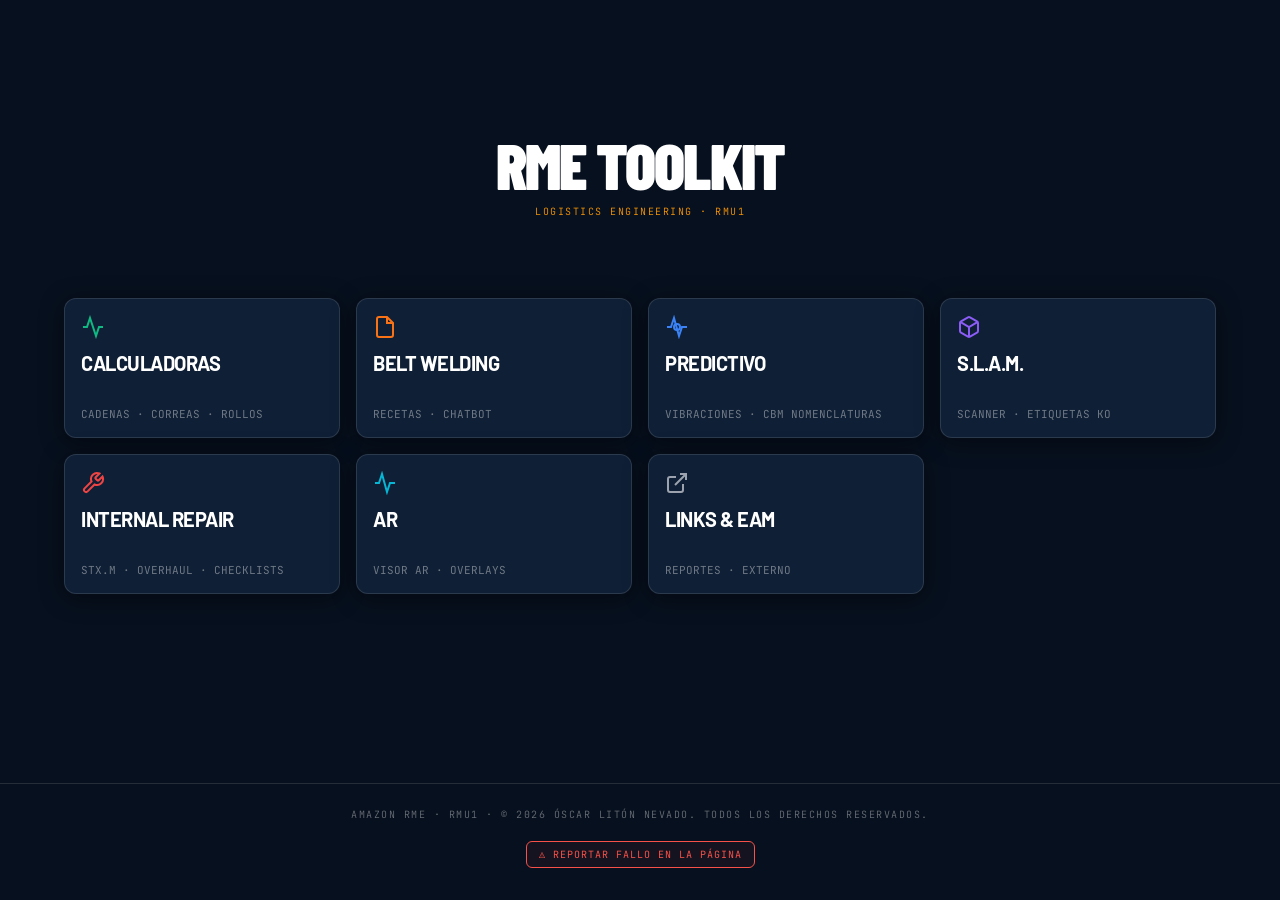
<file: index.html>
<!DOCTYPE html>
<html lang="es">
<head>
  <meta charset="UTF-8">
  <meta name="viewport" content="width=device-width, initial-scale=1.0">
  <title>RME Toolkit · RMU1</title>
  <link rel="stylesheet" href="estilos.css">
  <style>
    /* ── SISTEMA DE NAVEGACIÓN DRILL-DOWN ── */
    .dashboard-container {
      width: 100%;
      max-width: 1200px;
      margin: 48px auto 0;
      padding: 0 24px;
    }

    .cards-grid {
      display: grid;
      grid-template-columns: repeat(auto-fill, minmax(220px, 1fr));
      gap: 16px;
    }

    .hub-card {
      width: 100%; 
      height: 140px !important;
      padding: 16px !important;
      cursor: pointer;
    }
    .hc-icon { margin-bottom: 10px !important; }
    .hc-icon svg { width: 24px; height: 24px; }
    .hc-title { font-size: 20px !important; }

    .sub-view {
      display: none;
      animation: menuFadeIn 0.3s cubic-bezier(0.16, 1, 0.3, 1);
    }
    .main-view {
      display: block;
      animation: menuFadeIn 0.3s cubic-bezier(0.16, 1, 0.3, 1);
    }

    @keyframes menuFadeIn {
      from { opacity: 0; transform: translateY(10px); }
      to { opacity: 1; transform: translateY(0); }
    }

    .sub-header {
      display: flex;
      align-items: center;
      justify-content: space-between;
      margin-bottom: 24px;
      padding-bottom: 16px;
      border-bottom: 1px solid var(--border);
    }

    .sub-title-zone {
      display: flex;
      flex-direction: column;
    }

    .sub-title {
      font-family: var(--font-display);
      font-size: 28px;
      text-transform: uppercase;
      color: var(--text-main);
      margin: 0;
      line-height: 1;
    }

    .sub-desc {
      font-family: var(--font-mono);
      font-size: 11px;
      color: var(--text-disabled);
      text-transform: uppercase;
      letter-spacing: 2px;
      margin-top: 6px;
    }

    .btn-back-menu {
      background: var(--card2);
      border: 1px solid var(--border);
      color: var(--text-muted);
      font-family: var(--font-mono);
      font-size: 11px;
      text-transform: uppercase;
      letter-spacing: 1px;
      padding: 8px 16px;
      border-radius: 6px;
      cursor: pointer;
      transition: all 0.2s;
    }
    .btn-back-menu:hover {
      border-color: var(--amz);
      color: var(--text-main);
    }

    /* ── ESTILOS DEL MODAL DE REPORTES ── */
    .help-overlay {
      position: fixed;
      inset: 0;
      background: rgba(0, 0, 0, 0.7);
      z-index: 300;
      opacity: 0;
      pointer-events: none;
      transition: opacity 0.3s ease;
    }
    .help-overlay.open {
      opacity: 1;
      pointer-events: all;
    }
    .help-close {
      background: none;
      border: 1px solid var(--border);
      color: var(--text-muted);
      width: 32px;
      height: 32px;
      border-radius: 6px;
      cursor: pointer;
      font-size: 16px;
      display: flex;
      align-items: center;
      justify-content: center;
      transition: all 0.2s;
    }
    .help-close:hover {
      border-color: var(--crit);
      color: var(--crit);
      background: rgba(248,81,73,0.1);
    }
    #bugModal .input-group textarea:focus ~ label,
    #bugModal .input-group textarea:not(:placeholder-shown) ~ label {
      top: -8px;
      left: 8px;
      font-size: 10px;
      background-color: var(--bg); 
      padding: 0 6px;
      color: var(--amz);
      font-weight: 700;
      letter-spacing: 0.5px;
      border-radius: 4px;
      line-height: 1;
    }
  </style>
</head>
<body>
  <div id="transition" class="page-transition"></div>

  <div class="portal-container">
    <main class="portal-main" style="padding-top: 48px;">
      
      <div style="text-align: center; margin-bottom: 32px;">
        <h1 class="t-display" style="font-size: clamp(40px, 5vw, 64px); letter-spacing: -2px; line-height: 1;">RME TOOLKIT</h1>
        <div class="t-micro" style="color: var(--amz); margin-top: 8px;">LOGISTICS ENGINEERING · RMU1</div>
      </div>

      <div class="dashboard-container">

        <div id="view-main" class="main-view">
          <div class="cards-grid">
            <div class="hub-card stagger-1" style="--hc: #10b981;" onclick="openCategory('calculadoras')">
              <div class="hc-icon"><svg viewBox="0 0 24 24" fill="none" stroke="currentColor" stroke-width="2"><path d="M22 12h-4l-3 9L9 3l-3 9H2"/></svg></div>
              <div class="t-heading hc-title">CALCULADORAS</div>
              <div class="t-caption hc-data">CADENAS · CORREAS · ROLLOS</div>
            </div>
            <div class="hub-card stagger-2" style="--hc: #f97316;" onclick="openCategory('belt-welding')">
              <div class="hc-icon"><svg viewBox="0 0 24 24" fill="none" stroke="currentColor" stroke-width="2"><path d="M14 2H6a2 2 0 0 0-2 2v16a2 2 0 0 0 2 2h12a2 2 0 0 0 2-2V8z"/><polyline points="14 2 14 8 20 8"/></svg></div>
              <div class="t-heading hc-title">BELT WELDING</div>
              <div class="t-caption hc-data">RECETAS · CHATBOT</div>
            </div>
            <div class="hub-card stagger-3" style="--hc: #3b82f6;" onclick="openCategory('predictivo')">
              <div class="hc-icon"><svg viewBox="0 0 24 24" fill="none" stroke="currentColor" stroke-width="2"><path d="M2 12h4l3-9 5 18 3-9h5"/><circle cx="12" cy="12" r="3"/></svg></div>
              <div class="t-heading hc-title">PREDICTIVO</div>
              <div class="t-caption hc-data">VIBRACIONES · CBM NOMENCLATURAS</div>
            </div>
            <div class="hub-card stagger-4" style="--hc: #8b5cf6;" onclick="openCategory('slam')">
              <div class="hc-icon"><svg viewBox="0 0 24 24" fill="none" stroke="currentColor" stroke-width="2"><path d="M21 16V8a2 2 0 0 0-1-1.73l-7-4a2 2 0 0 0-2 0l-7 4A2 2 0 0 0 3 8v8a2 2 0 0 0 1 1.73l7 4a2 2 0 0 0 2 0l7-4A2 2 0 0 0 21 16z"/><polyline points="3.27 6.96 12 12.01 20.73 6.96"/><line x1="12" y1="22.08" x2="12" y2="12"/></svg></div>
              <div class="t-heading hc-title">S.L.A.M.</div>
              <div class="t-caption hc-data">SCANNER · ETIQUETAS KO</div>
            </div>
            <div class="hub-card stagger-1" style="--hc: #ef4444;" onclick="openCategory('internal-repair')">
              <div class="hc-icon"><svg viewBox="0 0 24 24" fill="none" stroke="currentColor" stroke-width="2"><path d="M14.7 6.3a1 1 0 0 0 0 1.4l1.6 1.6a1 1 0 0 0 1.4 0l3.77-3.77a6 6 0 0 1-7.94 7.94l-6.91 6.91a2.12 2.12 0 0 1-3-3l6.91-6.91a6 6 0 0 1 7.94-7.94l-3.76 3.76z"/></svg></div>
              <div class="t-heading hc-title">INTERNAL REPAIR</div>
              <div class="t-caption hc-data">STX.M · OVERHAUL · CHECKLISTS</div>
            </div>
            <div class="hub-card stagger-2" style="--hc: #06b6d4;" onclick="openCategory('ar')">
              <div class="hc-icon"><svg viewBox="0 0 24 24" fill="none" stroke="currentColor" stroke-width="2"><path d="M2 12h4l3-9 5 18 3-9h5"/></svg></div>
              <div class="t-heading hc-title">AR</div>
              <div class="t-caption hc-data">VISOR AR · OVERLAYS</div>
            </div>
            <div class="hub-card stagger-3" style="--hc: #9ca3af;" onclick="openCategory('links')">
              <div class="hc-icon"><svg viewBox="0 0 24 24" fill="none" stroke="currentColor" stroke-width="2"><path d="M18 13v6a2 2 0 0 1-2 2H5a2 2 0 0 1-2-2V8a2 2 0 0 1 2-2h6"/><polyline points="15 3 21 3 21 9"/><line x1="10" y1="14" x2="21" y2="3"/></svg></div>
              <div class="t-heading hc-title">LINKS & EAM</div>
              <div class="t-caption hc-data">REPORTES · EXTERNO</div>
            </div>
          </div>
        </div>

        <div id="view-calculadoras" class="sub-view">
          <div class="sub-header">
            <div class="sub-title-zone"><h2 class="sub-title" style="color: #10b981;">Calculadoras</h2><span class="sub-desc">Dimensionado Mecánico y Geometría</span></div>
            <button class="btn-back-menu" onclick="closeCategory()">← Volver</button>
          </div>
          <div class="cards-grid">
            <a href="cadenas.html" class="hub-card" style="--hc: var(--accent-cadenas);"><div class="hc-icon"><svg viewBox="0 0 24 24" fill="none" stroke="currentColor" stroke-width="2"><path d="M10 13a5 5 0 0 0 7.54.54l3-3a5 5 0 0 0-7.07-7.07l-1.72 1.71"/><path d="M14 11a5 5 0 0 0-7.54-.54l-3 3a5 5 0 0 0 7.07 7.07l1.71-1.71"/></svg></div><div class="t-heading hc-title">CALCULADORA CADENAS</div><div class="t-caption hc-data">CLASE 0 · TOLERANCIAS</div></a>
            <a href="correas.html" class="hub-card" style="--hc: var(--accent-correas);"><div class="hc-icon"><svg viewBox="0 0 24 24" fill="none" stroke="currentColor" stroke-width="2"><circle cx="12" cy="12" r="10"/><circle cx="12" cy="12" r="6"/><circle cx="12" cy="12" r="2"/></svg></div><div class="t-heading hc-title">TENSIÓN CORREAS HZ</div><div class="t-caption hc-data">FRECUENCIAS · PAR MOTOR</div></a>
            <a href="rollos.html" class="hub-card" style="--hc: var(--accent-rollos);"><div class="hc-icon"><svg viewBox="0 0 24 24" fill="none" stroke="currentColor" stroke-width="2"><circle cx="12" cy="12" r="10"/><path d="M12 2a10 10 0 0 1 10 10"/></svg></div><div class="t-heading hc-title">LONGITUD ROLLOS</div><div class="t-caption hc-data">CÁLCULO BANDA RESTANTE</div></a>
          </div>
        </div>

        <div id="view-belt-welding" class="sub-view">
          <div class="sub-header">
            <div class="sub-title-zone"><h2 class="sub-title" style="color: #f97316;">Belt Welding</h2><span class="sub-desc">Empalmes vulcanizados y manuales de banda</span></div>
            <button class="btn-back-menu" onclick="closeCategory()">← Volver</button>
          </div>
          <div class="cards-grid">
            <a href="recetas.html" class="hub-card" style="--hc: var(--accent-recetas);"><div class="hc-icon"><svg viewBox="0 0 24 24" fill="none" stroke="currentColor" stroke-width="2"><path d="M14 2H6a2 2 0 0 0-2 2v16a2 2 0 0 0 2 2h12a2 2 0 0 0 2-2V8z"/><polyline points="14 2 14 8 20 8"/></svg></div><div class="t-heading hc-title">RECETAS SOLDADURA</div><div class="t-caption hc-data">PARÁMETROS SHEETS</div></a>
            <a href="soldadura-bot.html" class="hub-card" style="--hc: #8b5cf6;"><div class="hc-icon"><svg viewBox="0 0 24 24" fill="none" stroke="currentColor" stroke-width="2"><path d="M12 8V4H8"/><rect width="16" height="12" x="4" y="8" rx="2"/><path d="M2 14h2"/><path d="M20 14h2"/><path d="M15 13v2"/><path d="M9 13v2"/></svg></div><div class="t-heading hc-title">CHATBOT SOLDADURA</div><div class="t-caption hc-data">GUÍA INTERACTIVA · PASO A PASO</div></a>
          </div>
        </div>

        <div id="view-predictivo" class="sub-view">
          <div class="sub-header">
            <div class="sub-title-zone"><h2 class="sub-title" style="color: #3b82f6;">Predictivo</h2><span class="sub-desc">Condition Based Monitoring (CBM)</span></div>
            <button class="btn-back-menu" onclick="closeCategory()">← Volver</button>
          </div>
          <div class="cards-grid">
            <a href="cbm.html" class="hub-card" style="--hc: #3b82f6;"><div class="hc-icon"><svg viewBox="0 0 24 24" fill="none" stroke="currentColor" stroke-width="2"><path d="M2 12h4l3-9 5 18 3-9h5"/><circle cx="12" cy="12" r="3"/></svg></div><div class="t-heading hc-title">DICCIONARIO CBM</div><div class="t-caption hc-data">BUSCADOR DE NOMENCLATURAS</div></a>
          </div>
        </div>

        <div id="view-slam" class="sub-view">
          <div class="sub-header">
            <div class="sub-title-zone"><h2 class="sub-title" style="color: #8b5cf6;">S.L.A.M.</h2><span class="sub-desc">Mantenimiento de Scanners y Etiquetadoras</span></div>
            <button class="btn-back-menu" onclick="closeCategory()">← Volver</button>
          </div>
          <div class="cards-grid">
            <a href="slam.html" class="hub-card" style="--hc: #8b5cf6;"><div class="hc-icon"><svg viewBox="0 0 24 24" fill="none" stroke="currentColor" stroke-width="2"><path d="M21 16V8a2 2 0 0 0-1-1.73l-7-4a2 2 0 0 0-2 0l-7 4A2 2 0 0 0 3 8v8a2 2 0 0 0 1 1.73l7 4a2 2 0 0 0 2 0l7-4A2 2 0 0 0 21 16z"/><polyline points="3.27 6.96 12 12.01 20.73 6.96"/><line x1="12" y1="22.08" x2="12" y2="12"/></svg></div><div class="t-heading hc-title">ETIQUETAS KO</div><div class="t-caption hc-data">ANÁLISIS DE RECHAZOS Y CÓDIGOS</div></a>
          </div>
        </div>

        <div id="view-internal-repair" class="sub-view">
          <div class="sub-header">
            <div class="sub-title-zone"><h2 class="sub-title" style="color: #ef4444;">Internal Repair</h2><span class="sub-desc">Registros de Mantenimiento Correctivo y Overhaul</span></div>
            <button class="btn-back-menu" onclick="closeCategory()">← Volver</button>
          </div>
          <div class="cards-grid">
            <a href="stx-reparacion.html" class="hub-card" style="--hc: #ef4444;">
              <div class="hc-icon"><svg viewBox="0 0 24 24" fill="none" stroke="currentColor" stroke-width="2"><circle cx="12" cy="12" r="10"/><path d="M12 8v4l3 3"/></svg></div>
              <div class="t-heading hc-title">DIVERTS STX.M</div>
              <div class="t-caption hc-data">CHECKLIST DE REPARACIÓN Y BANCO</div>
            </a>
          </div>
        </div>

        <div id="view-ar" class="sub-view">
          <div class="sub-header">
            <div class="sub-title-zone"><h2 class="sub-title" style="color: #06b6d4;">AR</h2><span class="sub-desc">Soporte visual mediante overlays en planta</span></div>
            <button class="btn-back-menu" onclick="closeCategory()">← Volver</button>
          </div>
          <div class="cards-grid">
            <div class="hub-card" style="--hc: #6b7280; opacity: 0.5; cursor: default;"><div class="hc-icon"><svg viewBox="0 0 24 24" fill="none" stroke="currentColor" stroke-width="2"><path d="M2 12h4l3-9 5 18 3-9h5"/></svg></div><div class="t-heading hc-title">VISOR AR WELDING</div><div class="t-caption hc-data">EN DESARROLLO BETA</div></div>
          </div>
        </div>

        <div id="view-links" class="sub-view">
          <div class="sub-header">
            <div class="sub-title-zone"><h2 class="sub-title" style="color: #9ca3af;">Links & Sistemas</h2><span class="sub-desc">Accesos rápidos a plataformas corporativas</span></div>
            <button class="btn-back-menu" onclick="closeCategory()">← Volver</button>
          </div>
          <div class="cards-grid">
            <a href="#" class="hub-card" style="--hc: #9ca3af;"><div class="hc-icon"><svg viewBox="0 0 24 24" fill="none" stroke="currentColor" stroke-width="2"><path d="M18 13v6a2 2 0 0 1-2 2H5a2 2 0 0 1-2-2V8a2 2 0 0 1 2-2h6"/><polyline points="15 3 21 3 21 9"/><line x1="10" y1="14" x2="21" y2="3"/></svg></div><div class="t-heading hc-title">PORTAL INFOR EAM</div><div class="t-caption hc-data">ÓRDENES DE TRABAJO</div></a>
            <a href="#" class="hub-card" style="--hc: #eab308;"><div class="hc-icon"><svg viewBox="0 0 24 24" fill="none" stroke="currentColor" stroke-width="2"><path d="M18 13v6a2 2 0 0 1-2 2H5a2 2 0 0 1-2-2V8a2 2 0 0 1 2-2h6"/><polyline points="15 3 21 3 21 9"/><line x1="10" y1="14" x2="21" y2="3"/></svg></div><div class="t-heading hc-title">TROUBLE TICKETS</div><div class="t-caption hc-data">REPORTE INCIDENCIAS</div></a>
          </div>
        </div>

      </div>
    </main>

    <footer class="portal-footer" style="margin-top: 64px; display: flex; flex-direction: column; align-items: center; gap: 12px; padding-bottom: 32px;">
      <div class="t-micro">Amazon RME · RMU1 · © 2026 Óscar Litón Nevado. Todos los derechos reservados.</div>
      <button onclick="abrirReporteFallo()" class="btn-back-menu" style="font-size: 10px; padding: 6px 12px; border-color: var(--crit); color: var(--crit); background: rgba(248,81,73,0.05); margin-top: 8px;">⚠️ REPORTAR FALLO EN LA PÁGINA</button>
    </footer>
  </div>

  <div class="help-overlay" id="bugOverlay" onclick="cerrarReporteFallo()"></div>

  <div class="result-block state-empty" id="bugModal" style="position: fixed; top: 50%; left: 50%; transform: translate(-50%, -50%) scale(0.9); z-index: 500; background: var(--bg-panel); width: 90%; max-width: 500px; padding: 24px; display: none; opacity: 0; transition: all 0.3s cubic-bezier(0.16, 1, 0.3, 1); box-shadow: 0 10px 40px rgba(0,0,0,0.8);">
    
    <div style="display: flex; justify-content: space-between; align-items: center; border-bottom: 1px solid var(--border); padding-bottom: 16px; margin-bottom: 16px;">
      <div>
        <h2 class="t-display" style="font-size: 24px; color: var(--crit); line-height: 1;">REPORTAR FALLO</h2>
        <div class="t-caption" style="font-size: 11px; color: var(--text-disabled); margin-top: 4px;">Sistema de Ticketing Interno RME Toolkit</div>
      </div>
      <button class="help-close" onclick="cerrarReporteFallo()">✕</button>
    </div>

    <div style="display: flex; flex-direction: column; gap: 8px;">
      <div class="input-group">
        <select id="bug-modulo" required style="width: 100%; background-color: var(--card2); border: 1px solid var(--border-field); border-radius: 6px; padding: 18px 12px 8px 12px; color: var(--text-main); font-family: var(--font-mono); font-size: 14px; outline: none;">
          <option value="" disabled selected hidden></option>
          <option value="Calculadora de Cadenas">Cadenas</option>
          <option value="Tensión de Correas">Correas</option>
          <option value="Calculadora de Rollos">Rollos</option>
          <option value="Recetas de Soldadura">Recetas Belt Welding</option>
          <option value="Predictivo CBM">Predictivo CBM</option>
          <option value="SLAM Etiquetas">SLAM</option>
          <option value="Internal Repair">Internal Repair</option>
          <option value="Otro / General">Otro / General</option>
        </select>
        <label class="t-caption">Módulo donde ocurre el fallo</label>
      </div>

      <div class="input-group">
        <select id="bug-urgencia" required style="width: 100%; background-color: var(--card2); border: 1px solid var(--border-field); border-radius: 6px; padding: 18px 12px 8px 12px; color: var(--text-main); font-family: var(--font-mono); font-size: 14px; outline: none;">
          <option value="Baja" selected>Baja - Mejora o fallo estético</option>
          <option value="Media">Media - Un cálculo falla pero hay alternativa</option>
          <option value="Alta">Alta - Bloquea el trabajo o rompe la página</option>
        </select>
        <label class="t-caption">Nivel de impacto</label>
      </div>

      <div class="input-group" style="margin-bottom: 8px;">
        <textarea id="bug-desc" placeholder=" " required rows="4" style="width: 100%; background-color: var(--card2); border: 1px solid var(--border-field); border-radius: 6px; padding: 18px 12px 8px 12px; color: var(--text-main); font-family: var(--font-mono); font-size: 13px; outline: none; resize: none; transition: border-color 0.2s;"></textarea>
        <label class="t-caption">Describe qué hacías y qué falló...</label>
      </div>
    </div>

    <button class="btn-action t-heading" style="background: rgba(248,81,73,0.1); border-color: var(--crit); color: var(--crit); margin-top: 16px; width: 100%; padding: 14px; border-radius: 6px; cursor: pointer; font-weight: 700;" onclick="enviarReporteOutlook()">
      GENERAR REPORTE EN OUTLOOK
    </button>
  </div>

  <script>
    function openCategory(catId) {
      document.getElementById('view-main').style.display = 'none';
      document.querySelectorAll('.sub-view').forEach(function(el) { el.style.display = 'none'; });
      const targetView = document.getElementById('view-' + catId);
      if (targetView) targetView.style.display = 'block';
    }

    function closeCategory() {
      document.querySelectorAll('.sub-view').forEach(function(el) { el.style.display = 'none'; });
      document.getElementById('view-main').style.display = 'block';
    }

    /* ── LÓGICA DEL MODAL INTEGRADA ── */
    function abrirReporteFallo() {
        const modal = document.getElementById('bugModal');
        const overlay = document.getElementById('bugOverlay');
        if(modal && overlay) {
            modal.style.display = 'block';
            overlay.classList.add('open');
            setTimeout(() => {
                modal.style.opacity = '1';
                modal.style.transform = 'translate(-50%, -50%) scale(1)';
            }, 10);
        }
    }

    function cerrarReporteFallo() {
        const modal = document.getElementById('bugModal');
        const overlay = document.getElementById('bugOverlay');
        if(modal && overlay) {
            modal.style.opacity = '0';
            modal.style.transform = 'translate(-50%, -50%) scale(0.9)';
            overlay.classList.remove('open');
            setTimeout(() => { modal.style.display = 'none'; }, 300);
        }
    }

    function enviarReporteOutlook() {
        const modulo = document.getElementById('bug-modulo').value || 'No especificado';
        const urgencia = document.getElementById('bug-urgencia').value;
        const desc = document.getElementById('bug-desc').value;

        if (!desc.trim()) {
            alert("Por favor, escribe una breve descripción del fallo.");
            return;
        }

        const correoDestino = "oslitonn@amazon.es"; 
        const asunto = `[RME Toolkit Bug] Fallo en ${modulo} - Prioridad ${urgencia}`;
        const cuerpo = `Hola Óscar,\n\nHe detectado el siguiente fallo usando el RME Toolkit:\n\n📍 MÓDULO AFECTADO: ${modulo}\n🔴 URGENCIA: ${urgencia}\n\n📝 DESCRIPCIÓN DEL PROBLEMA:\n${desc}\n\n-----------------------------------------\nReporte generado automáticamente desde la página principal de RMU1 Toolkit.`;

        const mailtoUrl = `mailto:${correoDestino}?subject=${encodeURIComponent(asunto)}&body=${encodeURIComponent(cuerpo)}`;
        window.location.href = mailtoUrl;

        document.getElementById('bug-desc').value = '';
        cerrarReporteFallo();
    }
  </script>

  <script src="main.js"></script>
</body>
</html>
</file>
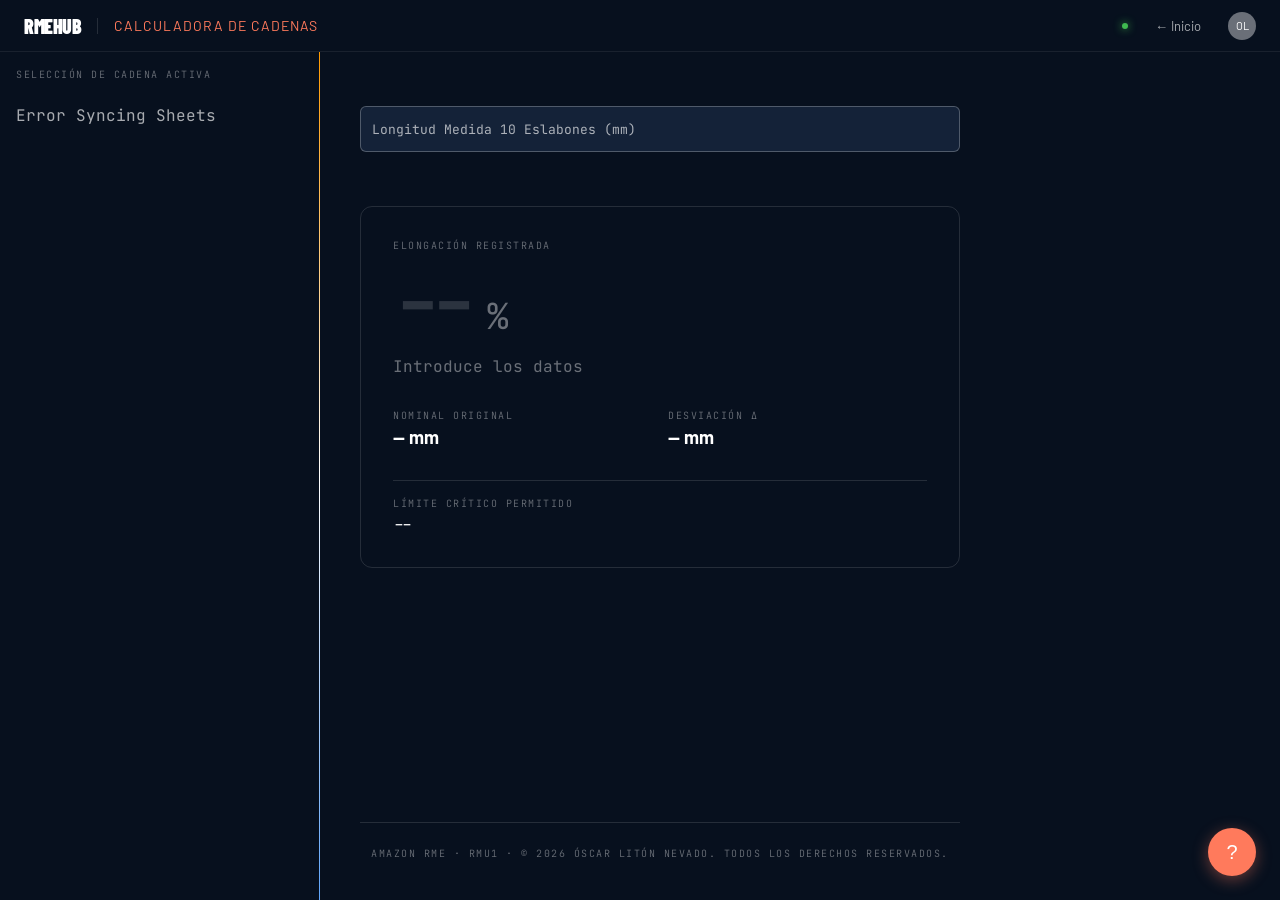
<file: cadenas.html>
<!DOCTYPE html>
<html lang="es">
<head>
  <meta charset="UTF-8">
  <meta name="viewport" content="width=device-width, initial-scale=1.0">
  <title>Cadenas | RME Toolkit</title>
  <link rel="stylesheet" href="estilos.css">
</head>
<body>
  <div id="transition" class="page-transition"></div>

  <header class="topbar" style="--tb-color: var(--accent-cadenas)">
    <div class="tb-zone">
      <a href="index.html" class="t-display tb-logo">RMEHub</a>
      <div class="tb-divider"></div>
      <div class="tb-breadcrumb">Calculadora de Cadenas</div>
    </div>
    <div class="tb-zone">
      <div class="status-dot" role="img" aria-label="Base de datos en línea"></div>
      <a href="index.html" class="btn-back">← <span class="back-text">Inicio</span></a>
      <div class="avatar">OL</div>
      <button class="mobile-toggle" onclick="toggleDrawer()" aria-label="Abrir menú">☰</button>
    </div>
  </header>

  <div class="layout-main">
    <aside class="col-left" id="drawer">
      <div class="t-micro" style="padding: 16px 16px 8px 16px;">Selección de Cadena Activa</div>
      <div id="chainListLeft" style="overflow-y: auto; flex: 1;"></div>
    </aside>

    <main class="col-right">
      <div style="max-width: 600px; width: 100%;">
      
        <!-- FICHA DE PARÁMETROS DINÁMICA -->
        <div id="chainParamsPanel" class="result-block" style="display: none; padding: 20px; background: var(--card2); margin-bottom: 24px; border-left: 4px solid var(--accent-cadenas);">
          <div style="display: flex; justify-content: space-between; align-items: flex-start; margin-bottom: 16px;">
            <div>
              <div id="cp-nombre" class="t-heading" style="font-size: 20px; text-transform: uppercase; line-height: 1.2;">--</div>
              <div id="cp-ref" class="t-caption" style="font-size: 12px; letter-spacing: 1px; color: var(--text-disabled); margin-top: 4px;">--</div>
            </div>
            <div class="t-micro" style="background: rgba(255, 122, 92, 0.1); border: 1px solid rgba(255, 122, 92, 0.2); color: var(--accent-cadenas); padding: 4px 8px; border-radius: 4px;">
              BBDD SHEETS
            </div>
          </div>
          <div style="display: grid; grid-template-columns: repeat(3, 1fr); gap: 12px; border-top: 1px solid var(--border); padding-top: 16px;">
            <div>
              <div class="t-micro" style="margin-bottom: 4px;">Nominal (10 Esl.)</div>
              <div id="cp-nom" class="t-heading" style="font-size: 16px;">-- mm</div>
            </div>
            <div>
              <div class="t-micro" style="margin-bottom: 4px;">Límite Aviso</div>
              <div id="cp-warn" class="t-heading" style="font-size: 16px; color: var(--warn);">-- %</div>
            </div>
            <div>
              <div class="t-micro" style="margin-bottom: 4px;">Límite Crítico</div>
              <div id="cp-crit" class="t-heading" style="font-size: 16px; color: var(--crit);">-- %</div>
            </div>
          </div>
        </div>

        <div class="input-group">
          <input type="number" id="measureInput" placeholder=" " required step="0.1" oninput="calculateChain(parseFloat(this.value))">
          <label class="t-caption">Longitud Medida 10 Eslabones (mm)</label>
        </div>
      </div>

      <div id="resultCard" class="result-block state-empty" style="max-width: 600px; width: 100%;">
        <div class="t-micro">Elongación Registrada</div>
        <div style="margin: 16px 0;">
          <span id="resultPct" class="val-main">--</span><span class="val-unit">%</span>
        </div>
        <div id="statusTxt" class="t-caption result-msg">Introduce los datos</div>
        
        <div class="grid-2 section-gap">
          <div>
            <div class="t-micro">Nominal original</div>
            <div id="statNominal" class="t-heading" style="font-size: 18px; margin-top:4px;">-- mm</div>
          </div>
          <div>
            <div class="t-micro">Desviación Δ</div>
            <div id="statDiff" class="t-heading" style="font-size: 18px; margin-top:4px;">-- mm</div>
          </div>
        </div>
        <div class="section-gap" style="border-top: 1px solid var(--border); padding-top: 16px;">
          <div class="t-micro">Límite Crítico Permitido</div>
          <div id="statLimit" class="t-caption" style="margin-top: 4px; color: var(--text-main)">--</div>
        </div>
      </div>
      
      <footer style="margin-top: auto; padding-top: 24px; border-top: 1px solid var(--border); text-align: center; max-width: 600px; width: 100%;">
        <div class="t-micro">Amazon RME · RMU1 · © 2026 Óscar Litón Nevado. Todos los derechos reservados.</div>
      </footer>
    </main>
  </div>

  <script src="main.js"></script>
</body>
</html>
<style>
/* ── HELP PANEL ── */
.help-fab { position: fixed; bottom: 24px; right: 24px; width: 48px; height: 48px; border-radius: 50%; background: var(--accent-cadenas); border: none; color: white; font-size: 20px; cursor: pointer; z-index: 200; box-shadow: 0 4px 16px rgba(255,122,92,0.4); transition: transform 0.2s; display: flex; align-items: center; justify-content: center; }
.help-fab:hover { transform: scale(1.1); }
.help-overlay { position: fixed; inset: 0; background: rgba(0,0,0,0.5); z-index: 300; opacity: 0; pointer-events: none; transition: opacity 0.3s; }
.help-overlay.open { opacity: 1; pointer-events: all; }
.help-panel { position: fixed; right: 0; top: 0; bottom: 0; width: min(420px, 100vw); background: var(--bg); border-left: 1px solid var(--border); z-index: 400; transform: translateX(100%); transition: transform 0.35s cubic-bezier(0.16,1,0.3,1); overflow-y: auto; display: flex; flex-direction: column; }
.help-panel.open { transform: translateX(0); }
.help-header { padding: 20px 20px 16px; border-bottom: 1px solid var(--border); display: flex; align-items: center; justify-content: space-between; background: var(--card); flex-shrink: 0; }
.help-header h2 { font-family: var(--font-display); font-size: 20px; font-weight: 900; text-transform: uppercase; color: var(--accent-cadenas); }
.help-close { background: none; border: 1px solid var(--border); color: var(--text-muted); width: 32px; height: 32px; border-radius: 6px; cursor: pointer; font-size: 16px; display: flex; align-items: center; justify-content: center; }
.help-close:hover { border-color: var(--crit); color: var(--crit); }
.help-body { padding: 20px; display: flex; flex-direction: column; gap: 16px; }
.help-section { background: var(--card); border: 1px solid var(--border); border-radius: 10px; overflow: hidden; }
.help-section-header { padding: 12px 16px; border-bottom: 1px solid var(--border); display: flex; align-items: center; gap: 10px; cursor: pointer; user-select: none; }
.help-section-header span { font-family: var(--font-mono); font-size: 10px; text-transform: uppercase; letter-spacing: 1.5px; color: var(--text-disabled); }
.help-section-header h3 { font-family: var(--font-display); font-size: 15px; font-weight: 900; text-transform: uppercase; color: var(--text-main); flex: 1; }
.help-section-body { padding: 16px; font-family: var(--font-body); font-size: 13px; color: var(--text-muted); line-height: 1.7; }
.help-section-body ul { margin-left: 14px; }
.help-section-body li { margin-bottom: 5px; }
.help-section-body strong { color: var(--amz); }
.help-alert { padding: 10px 14px; border-radius: 6px; margin: 8px 0; font-size: 12px; line-height: 1.5; border-left: 3px solid; }
.help-alert.danger { background: rgba(248,81,73,0.08); border-color: var(--crit); color: #fca5a5; }
.help-alert.warning { background: rgba(210,153,34,0.08); border-color: var(--warn); color: #fcd34d; }
.help-alert.info { background: rgba(96,165,250,0.08); border-color: #60a5fa; color: #93c5fd; }
.help-table { width: 100%; border-collapse: collapse; margin-top: 8px; font-size: 12px; }
.help-table th { background: var(--card2); padding: 8px 10px; text-align: left; font-family: var(--font-mono); font-size: 9px; text-transform: uppercase; letter-spacing: 1px; color: var(--accent-cadenas); border-bottom: 1px solid var(--border); }
.help-table td { padding: 8px 10px; border-bottom: 1px solid var(--border); color: var(--text-muted); }
.help-table td strong { color: var(--text-main); }
.help-table tr:last-child td { border-bottom: none; }
.step-num { display: inline-flex; align-items: center; justify-content: center; width: 20px; height: 20px; border-radius: 50%; background: var(--accent-cadenas); color: #000; font-size: 10px; font-weight: 700; flex-shrink: 0; margin-right: 8px; }
</style>

<!-- HELP FAB -->
<button class="help-fab" onclick="toggleHelp()" title="Ayuda técnica">?</button>

<!-- OVERLAY -->
<div class="help-overlay" id="helpOverlay" onclick="toggleHelp()"></div>

<!-- PANEL -->
<div class="help-panel" id="helpPanel">
  <div class="help-header">
    <h2>📖 Guía · Cadenas</h2>
    <button class="help-close" onclick="toggleHelp()">✕</button>
  </div>
  <div class="help-body">

    <!-- CÓMO USAR -->
    <div class="help-section">
      <div class="help-section-header">
        <span>01</span><h3>Cómo usar la calculadora</h3>
      </div>
      <div class="help-section-body">
        <ul>
          <li><span class="step-num">1</span>Selecciona el tipo de cadena en el panel izquierdo.</li>
          <li><span class="step-num">2</span>Mide <strong>10 eslabones consecutivos</strong> con calibre en la cadena bajo tensión.</li>
          <li><span class="step-num">3</span>Introduce la medición en mm en el campo de entrada.</li>
          <li><span class="step-num">4</span>El resultado aparece automáticamente con el estado de la cadena.</li>
        </ul>
        <div class="help-alert info"><strong>💡 TIP DE MEDICIÓN</strong>Medir siempre en el tramo de cadena bajo carga, no en el tramo libre. Evita medir cerca de los empalmes.</div>
      </div>
    </div>

    <!-- ESTADOS -->
    <div class="help-section">
      <div class="help-section-header">
        <span>02</span><h3>Interpretación de resultados</h3>
      </div>
      <div class="help-section-body">
        <table class="help-table">
          <thead><tr><th>Estado</th><th>Color</th><th>Acción</th></tr></thead>
          <tbody>
            <tr><td><strong>Óptimo</strong></td><td>Verde</td><td>Sin intervención requerida</td></tr>
            <tr><td><strong>Alerta</strong></td><td>Amarillo</td><td>Planificar sustitución</td></tr>
            <tr><td><strong>CRÍTICO</strong></td><td>Rojo parpadeante</td><td><strong>Sustituir inmediatamente</strong></td></tr>
          </tbody>
        </table>
      </div>
    </div>

    <!-- DATOS TÉCNICOS -->
    <div class="help-section">
      <div class="help-section-header">
        <span>03</span><h3>Referencia técnica · Espirales</h3>
      </div>
      <div class="help-section-body">
        <table class="help-table">
          <thead><tr><th>Parámetro</th><th>Valor</th></tr></thead>
          <tbody>
            <tr><td>Medida nominal (10 esl.)</td><td><strong>381.2 mm</strong></td></tr>
            <tr><td>Límite aviso</td><td><strong>384.0 mm (≈+0.7%)</strong></td></tr>
            <tr><td>Límite crítico</td><td><strong>387.0 mm (≈+1.5%)</strong></td></tr>
            <tr><td>Herramienta medición</td><td>Calibre digital o pie de rey</td></tr>
            <tr><td>Punto de medición</td><td>Tramo bajo carga</td></tr>
            <tr><td>Frecuencia control</td><td>Preventivo periódico</td></tr>
          </tbody>
        </table>
        <div class="help-alert warning"><strong>⚠️ SUSTITUCIÓN</strong>Al alcanzar el límite crítico, la cadena puede saltar de los sprockets causando daños graves en el equipo y riesgo para el técnico.</div>
      </div>
    </div>

    <!-- PROCEDIMIENTO -->
    <div class="help-section">
      <div class="help-section-header">
        <span>04</span><h3>Protocolo de medición</h3>
      </div>
      <div class="help-section-body">
        <ul>
          <li>LOTO eléctrico antes de acceder a la cadena.</li>
          <li>Limpiar el tramo a medir de grasa y suciedad.</li>
          <li>Medir siempre los <strong>mismos 10 eslabones</strong> marcados (consistencia).</li>
          <li>Registrar el valor en el sistema de tracking.</li>
          <li>Si supera el aviso: <strong>informar al responsable</strong> y programar sustitución.</li>
        </ul>
        <div class="help-alert danger"><strong>🔴 NUNCA</strong>No medir con la máquina en marcha. No introducir herramientas en zonas de paso de cadena sin LOTO aplicado.</div>
      </div>
    </div>

  </div>
</div>

<script>
function toggleHelp() {
  document.getElementById('helpPanel').classList.toggle('open');
  document.getElementById('helpOverlay').classList.toggle('open');
}
</script>
</file>
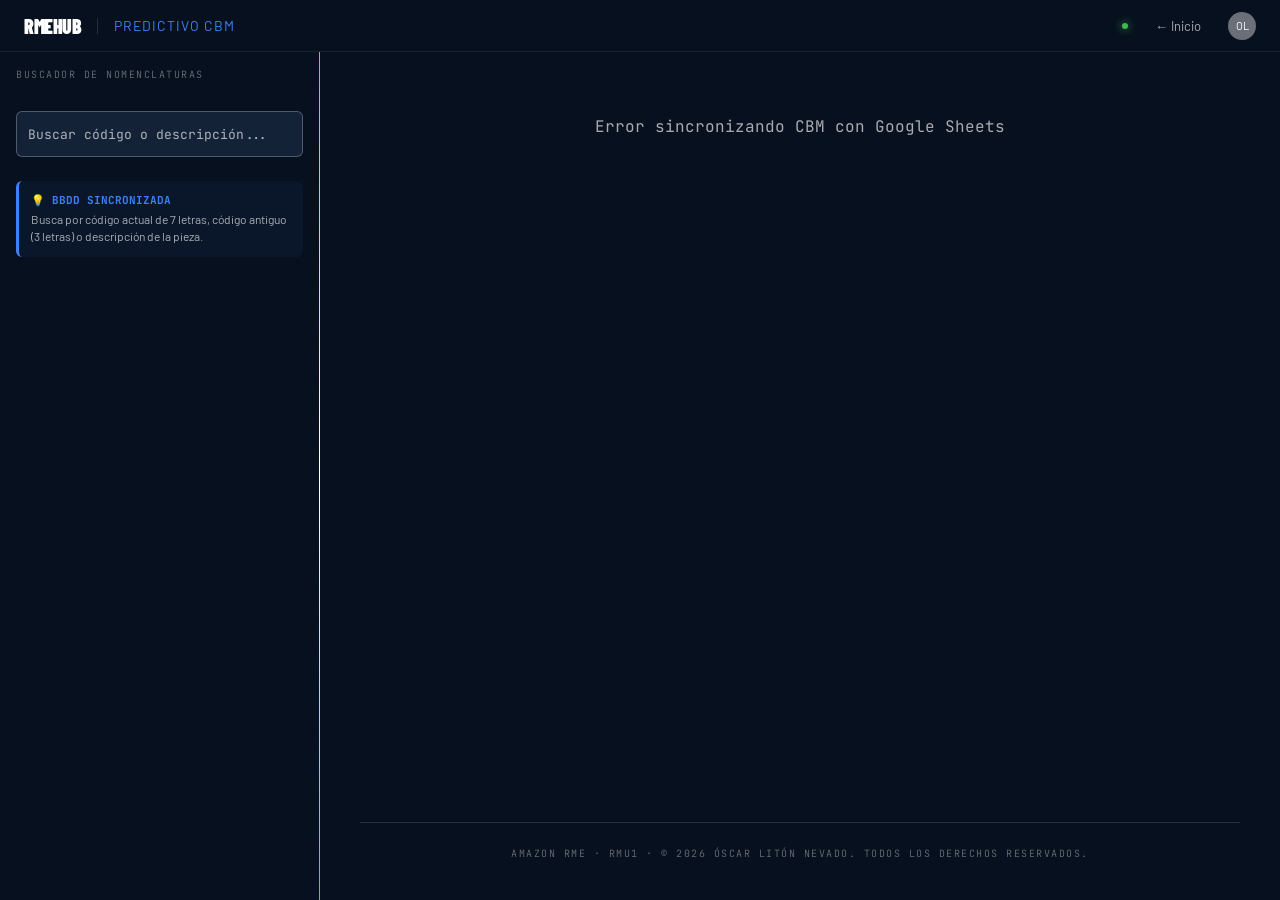
<file: cbm.html>
<!DOCTYPE html>
<html lang="es">
<head>
  <meta charset="UTF-8">
  <meta name="viewport" content="width=device-width, initial-scale=1.0">
  <title>CBM Predictivo | RME Toolkit</title>
  <link rel="stylesheet" href="estilos.css">
  <style>
    .cbm-grid {
      display: grid;
      grid-template-columns: repeat(auto-fill, minmax(300px, 1fr));
      gap: 16px;
    }
    .cbm-card {
      background: var(--card);
      border: 1px solid var(--border);
      border-radius: 8px;
      padding: 16px;
      display: flex;
      flex-direction: column;
      gap: 12px;
      transition: all 0.2s ease;
    }
    .cbm-card:hover {
      border-color: #3b82f6;
      background: var(--card2);
    }
    .cbm-header {
      display: flex;
      justify-content: space-between;
      align-items: center;
      border-bottom: 1px solid var(--border);
      padding-bottom: 12px;
    }
    
    /* ESTILOS INVERTIDOS: Ahora el nuevo código manda */
    .cbm-new {
      font-family: var(--font-mono);
      font-size: 18px;
      font-weight: 900;
      color: #3b82f6;
      background: rgba(59, 130, 246, 0.1);
      padding: 4px 10px;
      border-radius: 6px;
      border: 1px solid rgba(59, 130, 246, 0.3);
      letter-spacing: 1px;
    }
    .cbm-old {
      font-family: var(--font-mono);
      font-size: 12px;
      color: var(--text-disabled);
      background: rgba(255, 255, 255, 0.05);
      padding: 3px 8px;
      border-radius: 4px;
      border: 1px dashed var(--border);
    }
    .cbm-desc {
      font-family: var(--font-heading);
      font-size: 14px;
      color: var(--text-muted);
      line-height: 1.4;
      text-transform: uppercase;
    }
  </style>
</head>
<body>
  <div id="transition" class="page-transition"></div>

  <header class="topbar" style="--tb-color: #3b82f6">
    <div class="tb-zone">
      <a href="index.html" class="t-display tb-logo">RMEHub</a>
      <div class="tb-divider"></div>
      <div class="tb-breadcrumb">Predictivo CBM</div>
    </div>
    <div class="tb-zone">
      <div class="status-dot"></div>
      <a href="index.html" class="btn-back">← <span class="back-text">Inicio</span></a>
      <div class="avatar">OL</div>
      <button class="mobile-toggle" onclick="toggleDrawer()">☰</button>
    </div>
  </header>

  <div class="layout-main">
    <aside class="col-left" id="drawer">
      <div class="t-micro" style="padding: 16px;">Buscador de Nomenclaturas</div>
      <div style="padding: 0 16px; overflow-y: auto; flex: 1;">
        <div class="input-group">
          <input type="text" id="searchInput" placeholder=" " required oninput="filterCBM()">
          <label class="t-caption">Buscar código o descripción...</label>
        </div>
        <div class="alert-box alert-info" style="margin-top: 24px; padding: 12px; border-radius: 6px; background: rgba(59,130,246,0.05); border-left: 3px solid #3b82f6;">
          <strong style="color: #3b82f6; font-size: 11px; display: block; margin-bottom: 4px; font-family: var(--font-mono);">💡 BBDD SINCRONIZADA</strong>
          <span style="font-size: 12px; color: var(--text-muted); line-height: 1.4; display: block;">Busca por código actual de 7 letras, código antiguo (3 letras) o descripción de la pieza.</span>
        </div>
      </div>
    </aside>

    <main class="col-right">
      <div style="max-width: 1000px; width: 100%;">
        <div class="cbm-grid" id="cbmGrid">
          <div class="t-caption" style="grid-column: 1/-1; padding: 40px; text-align: center;">
            Sincronizando nomenclaturas con Google Sheets...
          </div>
        </div>
      </div>
      
      <footer style="margin-top: auto; padding-top: 24px; border-top: 1px solid var(--border); text-align: center; max-width: 1000px; width: 100%;">
        <div class="t-micro">Amazon RME · RMU1 · © 2026 Óscar Litón Nevado. Todos los derechos reservados.</div>
      </footer>
    </main>
  </div>

  <script src="main.js"></script>
</body>
</html>
</file>
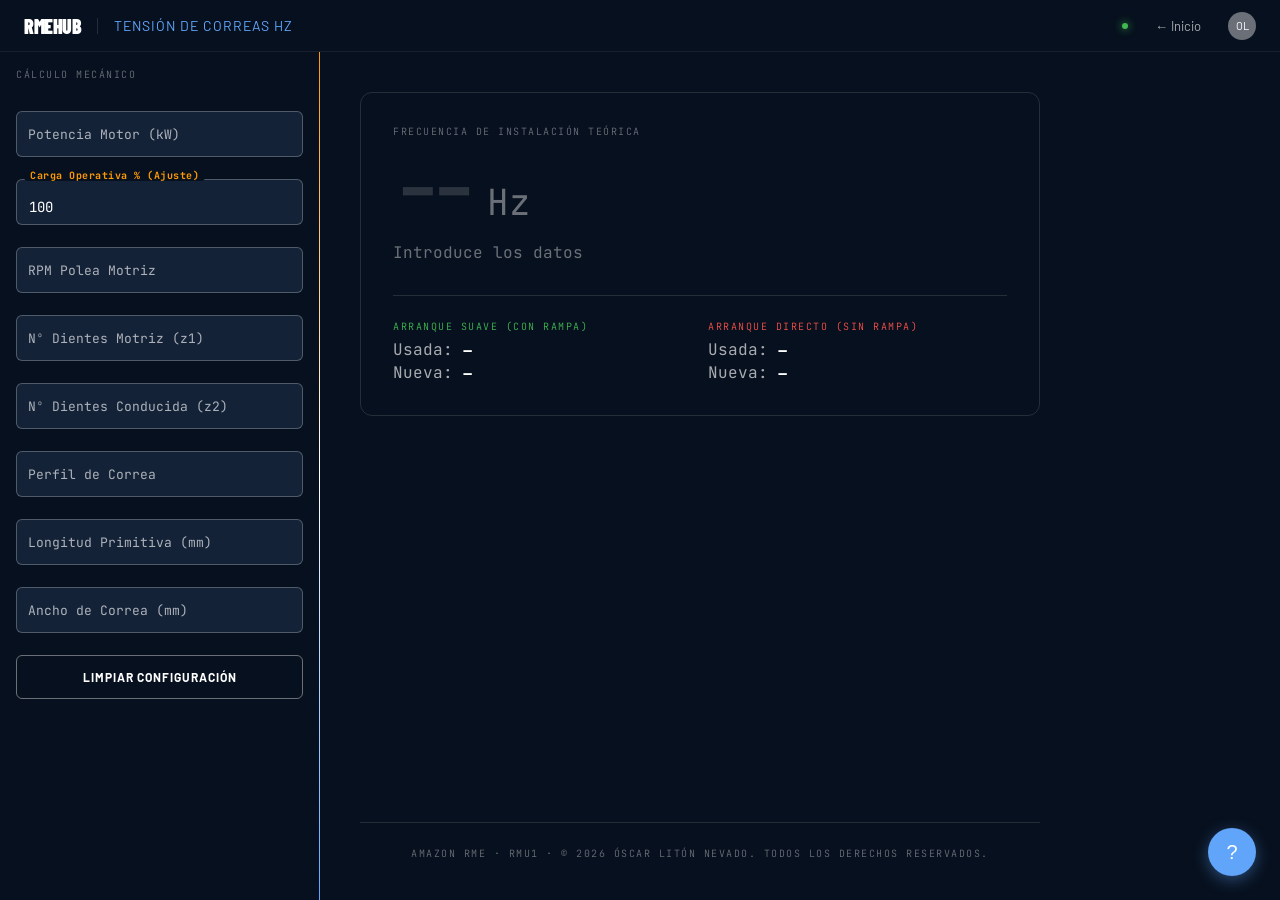
<file: correas.html>
<!DOCTYPE html>
<html lang="es">
<head>
  <meta charset="UTF-8">
  <meta name="viewport" content="width=device-width, initial-scale=1.0">
  <title>Correas | RME Toolkit</title>
  <link rel="stylesheet" href="estilos.css">
</head>
<body>
  <div id="transition" class="page-transition"></div>

  <header class="topbar" style="--tb-color: var(--accent-correas)">
    <div class="tb-zone">
      <a href="index.html" class="t-display tb-logo">RMEHub</a>
      <div class="tb-divider"></div>
      <div class="tb-breadcrumb">Tensión de Correas Hz</div>
    </div>
    <div class="tb-zone">
      <div class="status-dot"></div>
      <a href="index.html" class="btn-back">← <span class="back-text">Inicio</span></a>
      <div class="avatar">OL</div>
      <button class="mobile-toggle" onclick="toggleDrawer()">☰</button>
    </div>
  </header>

  <div class="layout-main">
    <aside class="col-left" id="drawer">
      <div class="t-micro" style="padding: 16px;">Cálculo Mecánico</div>
      <div style="padding: 0 16px; overflow-y: auto; flex: 1;">
        <div class="input-group">
          <input type="number" id="t-p" placeholder=" " required step="0.1" oninput="calcTension()">
          <label class="t-caption">Potencia Motor (kW)</label>
        </div>
        <div class="input-group">
          <input type="number" id="t-carga" placeholder=" " required value="100" min="1" max="100" oninput="calcTension()">
          <label class="t-caption">Carga Operativa % (Ajuste)</label>
        </div>
        <div class="input-group">
          <input type="number" id="t-rpm" placeholder=" " required oninput="calcTension()">
          <label class="t-caption">RPM Polea Motriz</label>
        </div>
        <div class="input-group">
          <input type="number" id="t-z1" placeholder=" " required oninput="calcTension()">
          <label class="t-caption">Nº Dientes Motriz (z1)</label>
        </div>
        <div class="input-group">
          <input type="number" id="t-z2" placeholder=" " required oninput="calcTension()">
          <label class="t-caption">Nº Dientes Conducida (z2)</label>
        </div>
        <div class="input-group">
          <select id="t-perfil" required onchange="calcTension()">
            <option value="" disabled selected hidden></option>
            <option value="3M">3M</option>
            <option value="5M">5M</option>
            <option value="8M">8M</option>
            <option value="14M">14M</option>
            <option value="T5">T5</option>
            <option value="T10">T10</option>
          </select>
          <label class="t-caption">Perfil de Correa</label>
        </div>
        <div class="input-group">
          <input type="number" id="t-lon" placeholder=" " required oninput="calcTension()">
          <label class="t-caption">Longitud Primitiva (mm)</label>
        </div>
        <div class="input-group">
          <input type="number" id="t-ancho" placeholder=" " required oninput="calcTension()">
          <label class="t-caption">Ancho de Correa (mm)</label>
        </div>
        <button class="btn-action t-heading" onclick="resetCorreas()">LIMPIAR CONFIGURACIÓN</button>
      </div>
    </aside>

    <main class="col-right">
      <div id="resultCard" class="result-block state-empty" style="max-width: 680px; width: 100%;">
        <div class="t-micro">Frecuencia de Instalación Teórica</div>
        <div style="margin: 16px 0;">
          <span id="hzMain" class="val-main">--</span><span class="val-unit">Hz</span>
        </div>
        <div id="statusTxt" class="t-caption result-msg">Introduce los datos</div>
        
        <div class="grid-2 section-gap" style="border-top: 1px solid var(--border); padding-top: 24px;">
          <div>
            <div class="t-micro" style="color: var(--ok); margin-bottom: 6px;">Arranque Suave (Con Rampa)</div>
            <div class="t-caption">Usada: <span id="r1-u" class="t-heading" style="font-size:14px;">--</span></div>
            <div class="t-caption" style="margin-top:2px;">Nueva: <span id="r1-n" class="t-heading" style="font-size:14px;">--</span></div>
          </div>
          <div>
            <div class="t-micro" style="color: var(--crit); margin-bottom: 6px;">Arranque Directo (Sin Rampa)</div>
            <div class="t-caption">Usada: <span id="r2-u" class="t-heading" style="font-size:14px;">--</span></div>
            <div class="t-caption" style="margin-top:2px;">Nueva: <span id="r2-n" class="t-heading" style="font-size:14px;">--</span></div>
          </div>
        </div>
      </div>
      
      <footer style="margin-top: auto; padding-top: 24px; border-top: 1px solid var(--border); text-align: center; max-width: 680px; width: 100%;">
        <div class="t-micro">Amazon RME · RMU1 · © 2026 Óscar Litón Nevado. Todos los derechos reservados.</div>
      </footer>
    </main>
  </div>

  <script src="main.js"></script>
</body>
</html>
<style>
.help-fab { position: fixed; bottom: 24px; right: 24px; width: 48px; height: 48px; border-radius: 50%; background: var(--accent-correas); border: none; color: white; font-size: 20px; cursor: pointer; z-index: 200; box-shadow: 0 4px 16px rgba(96,165,250,0.4); transition: transform 0.2s; display: flex; align-items: center; justify-content: center; }
.help-fab:hover { transform: scale(1.1); }
.help-overlay { position: fixed; inset: 0; background: rgba(0,0,0,0.5); z-index: 300; opacity: 0; pointer-events: none; transition: opacity 0.3s; }
.help-overlay.open { opacity: 1; pointer-events: all; }
.help-panel { position: fixed; right: 0; top: 0; bottom: 0; width: min(420px, 100vw); background: var(--bg); border-left: 1px solid var(--border); z-index: 400; transform: translateX(100%); transition: transform 0.35s cubic-bezier(0.16,1,0.3,1); overflow-y: auto; display: flex; flex-direction: column; }
.help-panel.open { transform: translateX(0); }
.help-header { padding: 20px 20px 16px; border-bottom: 1px solid var(--border); display: flex; align-items: center; justify-content: space-between; background: var(--card); flex-shrink: 0; }
.help-header h2 { font-family: var(--font-display); font-size: 20px; font-weight: 900; text-transform: uppercase; color: var(--accent-correas); }
.help-close { background: none; border: 1px solid var(--border); color: var(--text-muted); width: 32px; height: 32px; border-radius: 6px; cursor: pointer; font-size: 16px; display: flex; align-items: center; justify-content: center; }
.help-close:hover { border-color: var(--crit); color: var(--crit); }
.help-body { padding: 20px; display: flex; flex-direction: column; gap: 16px; }
.help-section { background: var(--card); border: 1px solid var(--border); border-radius: 10px; overflow: hidden; }
.help-section-header { padding: 12px 16px; border-bottom: 1px solid var(--border); display: flex; align-items: center; gap: 10px; }
.help-section-header span { font-family: var(--font-mono); font-size: 10px; text-transform: uppercase; letter-spacing: 1.5px; color: var(--text-disabled); }
.help-section-header h3 { font-family: var(--font-display); font-size: 15px; font-weight: 900; text-transform: uppercase; color: var(--text-main); flex: 1; }
.help-section-body { padding: 16px; font-family: var(--font-body); font-size: 13px; color: var(--text-muted); line-height: 1.7; }
.help-section-body ul { margin-left: 14px; }
.help-section-body li { margin-bottom: 5px; }
.help-section-body strong { color: var(--amz); }
.help-alert { padding: 10px 14px; border-radius: 6px; margin: 8px 0; font-size: 12px; line-height: 1.5; border-left: 3px solid; }
.help-alert.danger { background: rgba(248,81,73,0.08); border-color: var(--crit); color: #fca5a5; }
.help-alert.warning { background: rgba(210,153,34,0.08); border-color: var(--warn); color: #fcd34d; }
.help-alert.info { background: rgba(96,165,250,0.08); border-color: #60a5fa; color: #93c5fd; }
.help-alert.success { background: rgba(63,185,80,0.08); border-color: var(--ok); color: #86efac; }
.help-table { width: 100%; border-collapse: collapse; margin-top: 8px; font-size: 12px; }
.help-table th { background: var(--card2); padding: 8px 10px; text-align: left; font-family: var(--font-mono); font-size: 9px; text-transform: uppercase; letter-spacing: 1px; color: var(--accent-correas); border-bottom: 1px solid var(--border); }
.help-table td { padding: 8px 10px; border-bottom: 1px solid var(--border); color: var(--text-muted); }
.help-table td strong { color: var(--text-main); }
.help-table tr:last-child td { border-bottom: none; }
</style>

<button class="help-fab" onclick="toggleHelp()" title="Ayuda técnica">?</button>
<div class="help-overlay" id="helpOverlay" onclick="toggleHelp()"></div>

<div class="help-panel" id="helpPanel">
  <div class="help-header">
    <h2>📖 Guía · Correas</h2>
    <button class="help-close" onclick="toggleHelp()">✕</button>
  </div>
  <div class="help-body">

    <div class="help-section">
      <div class="help-section-header"><span>01</span><h3>Cómo usar la calculadora</h3></div>
      <div class="help-section-body">
        <ul>
          <li>Introduce la <strong>potencia del motor en kW</strong>.</li>
          <li>Ajusta la <strong>carga operativa %</strong> (por defecto 100%).</li>
          <li>Introduce las <strong>RPM de la polea motriz</strong>.</li>
          <li>Nº de dientes de polea motriz (z1) y conducida (z2).</li>
          <li>Selecciona el <strong>perfil de correa</strong> del desplegable.</li>
          <li>Longitud primitiva en mm y ancho de correa en mm.</li>
          <li>El resultado en <strong>Hz</strong> aparece automáticamente.</li>
        </ul>
        <div class="help-alert info"><strong>💡 DÓNDE ENCONTRAR LOS DATOS</strong>La placa de características del motor tiene kW y RPM. El perfil y longitud primitiva están grabados en el lateral de la correa.</div>
      </div>
    </div>

    <div class="help-section">
      <div class="help-section-header"><span>02</span><h3>Interpretación de resultados</h3></div>
      <div class="help-section-body">
        <table class="help-table">
          <thead><tr><th>Resultado</th><th>Qué significa</th></tr></thead>
          <tbody>
            <tr><td><strong>Hz principal</strong></td><td>Frecuencia teórica ideal de instalación</td></tr>
            <tr><td><strong>Con rampa · Usada</strong></td><td>Hz para correa ya asentada con arranque suave</td></tr>
            <tr><td><strong>Con rampa · Nueva</strong></td><td>Hz para correa nueva con arranque suave</td></tr>
            <tr><td><strong>Sin rampa · Usada</strong></td><td>Hz para correa usada con arranque directo</td></tr>
            <tr><td><strong>Sin rampa · Nueva</strong></td><td>Hz para correa nueva con arranque directo</td></tr>
          </tbody>
        </table>
        <div class="help-alert success"><strong>✓ CÓMO MEDIR EN PLANTA</strong>Usar vibrómetro o app de frecuencia. Golpear la correa en el tramo libre y comparar con el Hz calculado. Ajustar tensión hasta igualar.</div>
      </div>
    </div>

    <div class="help-section">
      <div class="help-section-header"><span>03</span><h3>Referencia · Perfiles de correa</h3></div>
      <div class="help-section-body">
        <table class="help-table">
          <thead><tr><th>Perfil</th><th>Paso</th><th>Uso típico</th></tr></thead>
          <tbody>
            <tr><td><strong>3M</strong></td><td>3 mm</td><td>Motores pequeños, encoders</td></tr>
            <tr><td><strong>5M</strong></td><td>5 mm</td><td>Accionamientos medios</td></tr>
            <tr><td><strong>8M</strong></td><td>8 mm</td><td>Transportadores medianos</td></tr>
            <tr><td><strong>14M</strong></td><td>14 mm</td><td>Alta potencia, carga pesada</td></tr>
            <tr><td><strong>T5</strong></td><td>5 mm</td><td>Precisión, bajo ruido</td></tr>
            <tr><td><strong>T10</strong></td><td>10 mm</td><td>Precisión media-alta carga</td></tr>
          </tbody>
        </table>
      </div>
    </div>

    <div class="help-section">
      <div class="help-section-header"><span>04</span><h3>Protocolo de instalación</h3></div>
      <div class="help-section-body">
        <ul>
          <li>LOTO eléctrico antes de cualquier intervención.</li>
          <li>Limpiar poleas de restos de la correa vieja.</li>
          <li>Instalar la correa nueva <strong>sin herramientas de palanca</strong>.</li>
          <li>Ajustar la distancia entre centros hasta la frecuencia calculada.</li>
          <li>Arrancar en vacío 5 minutos y <strong>re-verificar Hz</strong>.</li>
        </ul>
        <div class="help-alert warning"><strong>⚠️ TENSIÓN EXCESIVA</strong>Una correa sobretensada reduce la vida útil de los rodamientos del motor. Una infratensada salta y dañará la transmisión.</div>
        <div class="help-alert danger"><strong>🔴 NUNCA</strong>No ajustar la tensión con la máquina en marcha.</div>
      </div>
    </div>

  </div>
</div>

<script>
function toggleHelp() {
  document.getElementById('helpPanel').classList.toggle('open');
  document.getElementById('helpOverlay').classList.toggle('open');
}
</script>
</file>
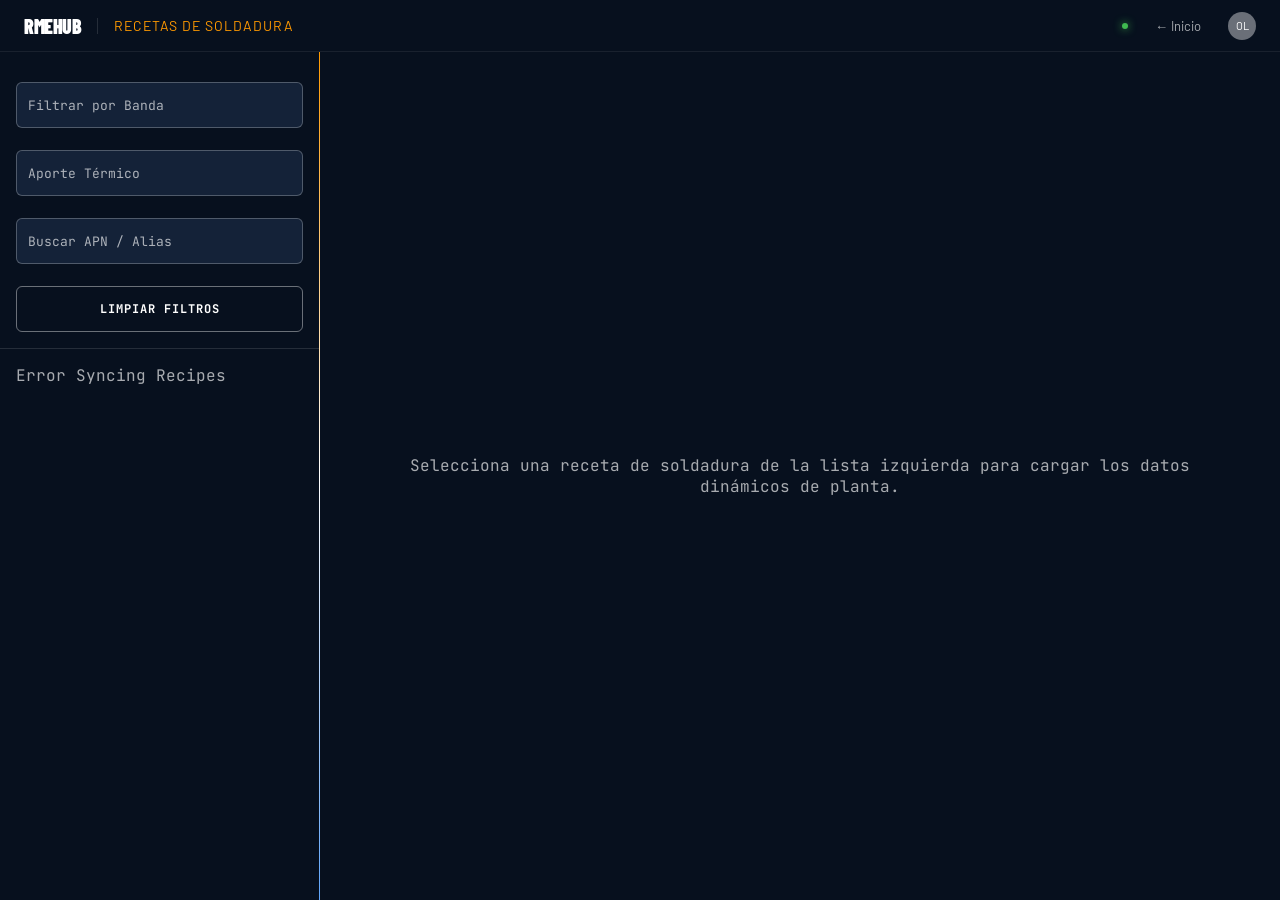
<file: recetas.html>
<!DOCTYPE html>
<html lang="es">
<head>
  <meta charset="UTF-8">
  <meta name="viewport" content="width=device-width, initial-scale=1.0">
  <title>Recetas | RME Toolkit</title>
  <link rel="stylesheet" href="estilos.css">
</head>
<body>
  <div id="transition" class="page-transition"></div>

  <header class="topbar" style="--tb-color: var(--accent-recetas)">
    <div class="tb-zone">
      <a href="index.html" class="t-display tb-logo">RMEHub</a>
      <div class="tb-divider"></div>
      <div class="tb-breadcrumb">Recetas de Soldadura</div>
    </div>
    <div class="tb-zone">
      <div class="status-dot"></div>
      <a href="index.html" class="btn-back">← <span class="back-text">Inicio</span></a>
      <div class="avatar">OL</div>
      <button class="mobile-toggle" onclick="toggleDrawer()">☰</button>
    </div>
  </header>

  <div class="layout-main">
    <aside class="col-left" id="drawer">
      <div style="padding: 16px; border-bottom: 1px solid var(--border)">
        <div class="input-group">
          <select id="sel-banda" required onchange="filtrarRecetas()"></select>
          <label class="t-caption">Filtrar por Banda</label>
        </div>
        <div class="input-group">
          <select id="sel-aporte" required onchange="filtrarRecetas()">
            <option value="" selected></option>
            <option value="SI">Con Aporte</option>
            <option value="NO">Sin Aporte</option>
          </select>
          <label class="t-caption">Aporte Térmico</label>
        </div>
        <div class="input-group">
          <input type="text" id="input-apn" placeholder=" " required oninput="filtrarRecetas()">
          <label class="t-caption">Buscar APN / Alias</label>
        </div>
        <button class="btn-action t-micro" onclick="resetCampos()">Limpiar Filtros</button>
      </div>
      <div id="recipeListLeft" style="overflow-y: auto; flex: 1;"></div>
    </aside>

    <main class="col-right" id="recetas-output">
      <div class="state-empty" style="text-align: center; margin: auto; padding: 40px;">
        <div class="t-caption" style="font-size: 16px;">Selecciona una receta de soldadura de la lista izquierda para cargar los datos dinámicos de planta.</div>
      </div>
    </main>
  </div>

  <script src="main.js"></script>
</body>
</html>
</file>
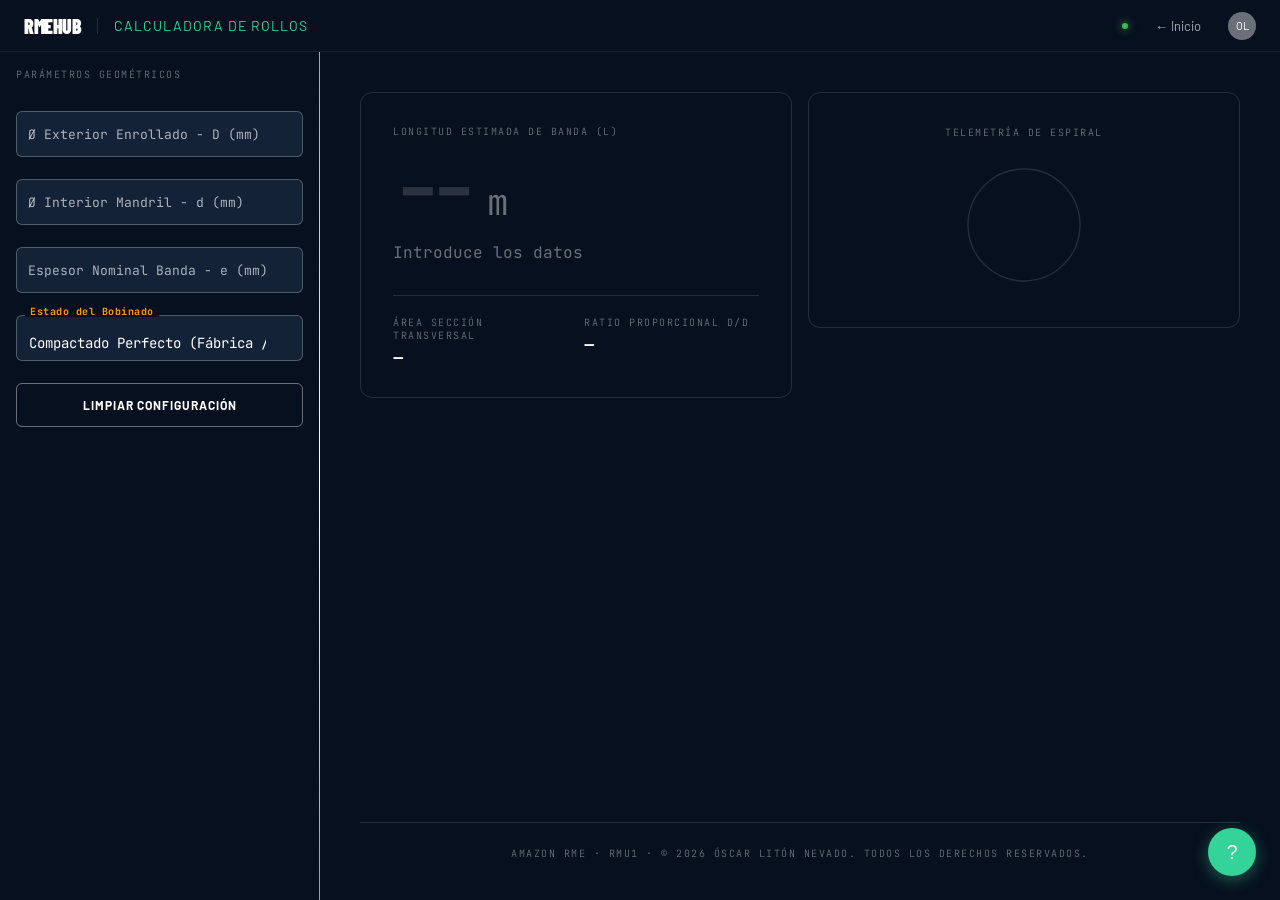
<file: rollos.html>
<!DOCTYPE html>
<html lang="es">
<head>
  <meta charset="UTF-8">
  <meta name="viewport" content="width=device-width, initial-scale=1.0">
  <title>Rollos | RME Toolkit</title>
  <link rel="stylesheet" href="estilos.css">
</head>
<body>
  <div id="transition" class="page-transition"></div>

  <header class="topbar" style="--tb-color: var(--accent-rollos)">
    <div class="tb-zone">
      <a href="index.html" class="t-display tb-logo">RMEHub</a>
      <div class="tb-divider"></div>
      <div class="tb-breadcrumb">Calculadora de Rollos</div>
    </div>
    <div class="tb-zone">
      <div class="status-dot"></div>
      <a href="index.html" class="btn-back">← <span class="back-text">Inicio</span></a>
      <div class="avatar">OL</div>
      <button class="mobile-toggle" onclick="toggleDrawer()">☰</button>
    </div>
  </header>

  <div class="layout-main">
    <aside class="col-left" id="drawer">
      <div class="t-micro" style="padding: 16px;">Parámetros Geométricos</div>
      <div style="padding: 0 16px; overflow-y: auto; flex: 1;">
        <div class="input-group">
          <input type="number" id="r-dext" placeholder=" " required step="any" oninput="calcRollos()">
          <label class="t-caption">Ø Exterior Enrollado - D (mm)</label>
        </div>
        <div class="input-group">
          <input type="number" id="r-dint" placeholder=" " required step="any" oninput="calcRollos()">
          <label class="t-caption">Ø Interior Mandril - d (mm)</label>
        </div>
        <div class="input-group">
          <input type="number" id="r-esp" placeholder=" " required step="any" oninput="calcRollos()">
          <label class="t-caption">Espesor Nominal Banda - e (mm)</label>
        </div>

        <!-- SELECTOR DE COMPACTACIÓN INTEGRADO -->
        <div class="input-group">
          <select id="r-factor" required onchange="calcRollos()">
            <option value="1.0" selected>Compactado Perfecto (Fábrica / Nuevo)</option>
            <option value="0.96">Bobinado Estándar (Almacén RMU1)</option>
            <option value="0.92">Bobinado Flojo / Usado (Recuperado)</option>
          </select>
          <label class="t-caption">Estado del Bobinado</label>
        </div>
        
        <button class="btn-action t-heading" onclick="resetRollos()">LIMPIAR CONFIGURACIÓN</button>
      </div>
    </aside>

    <main class="col-right">
      <div class="grid-2" style="align-items: start; width: 100%; max-width: 900px;">
        <div id="resultCard" class="result-block state-empty">
          <div class="t-micro">Longitud Estimada de Banda (L)</div>
          <div style="margin: 16px 0;">
            <span id="r-resultado" class="val-main">--</span><span class="val-unit">m</span>
          </div>
          <div id="r-error" class="t-caption result-msg">Introduce los datos</div>
          
          <div class="grid-2 section-gap" style="border-top: 1px solid var(--border); padding-top: 20px;">
            <div>
              <div class="t-micro">Área Sección Transversal</div>
              <div id="r-area" class="t-heading" style="font-size: 16px; margin-top: 4px;">--</div>
            </div>
            <div>
              <div class="t-micro">Ratio Proporcional D/d</div>
              <div id="r-ratio" class="t-heading" style="font-size: 16px; margin-top: 4px;">--</div>
            </div>
          </div>
        </div>

        <div class="result-block state-empty" style="display: flex; flex-direction: column; align-items: center; justify-content: center; min-height: 236px;">
          <div class="t-micro" style="margin-bottom: 16px;">Telemetría de Espiral</div>
          <svg id="r-svg" viewBox="0 0 100 100" style="width: 140px; height: 140px;">
            <circle cx="50" cy="50" r="40" fill="none" stroke="var(--border)" stroke-width="1"/>
          </svg>
        </div>
      </div>
      
      <footer style="margin-top: auto; padding-top: 24px; border-top: 1px solid var(--border); text-align: center; max-width: 900px; width: 100%;">
        <div class="t-micro">Amazon RME · RMU1 · © 2026 Óscar Litón Nevado. Todos los derechos reservados.</div>
      </footer>
    </main>
  </div>

  <script src="main.js"></script>
</body>
</html>
<style>
.help-fab { position: fixed; bottom: 24px; right: 24px; width: 48px; height: 48px; border-radius: 50%; background: var(--accent-rollos); border: none; color: white; font-size: 20px; cursor: pointer; z-index: 200; box-shadow: 0 4px 16px rgba(52,211,153,0.4); transition: transform 0.2s; display: flex; align-items: center; justify-content: center; }
.help-fab:hover { transform: scale(1.1); }
.help-overlay { position: fixed; inset: 0; background: rgba(0,0,0,0.5); z-index: 300; opacity: 0; pointer-events: none; transition: opacity 0.3s; }
.help-overlay.open { opacity: 1; pointer-events: all; }
.help-panel { position: fixed; right: 0; top: 0; bottom: 0; width: min(420px, 100vw); background: var(--bg); border-left: 1px solid var(--border); z-index: 400; transform: translateX(100%); transition: transform 0.35s cubic-bezier(0.16,1,0.3,1); overflow-y: auto; display: flex; flex-direction: column; }
.help-panel.open { transform: translateX(0); }
.help-header { padding: 20px 20px 16px; border-bottom: 1px solid var(--border); display: flex; align-items: center; justify-content: space-between; background: var(--card); flex-shrink: 0; }
.help-header h2 { font-family: var(--font-display); font-size: 20px; font-weight: 900; text-transform: uppercase; color: var(--accent-rollos); }
.help-close { background: none; border: 1px solid var(--border); color: var(--text-muted); width: 32px; height: 32px; border-radius: 6px; cursor: pointer; font-size: 16px; display: flex; align-items: center; justify-content: center; }
.help-close:hover { border-color: var(--crit); color: var(--crit); }
.help-body { padding: 20px; display: flex; flex-direction: column; gap: 16px; }
.help-section { background: var(--card); border: 1px solid var(--border); border-radius: 10px; overflow: hidden; }
.help-section-header { padding: 12px 16px; border-bottom: 1px solid var(--border); display: flex; align-items: center; gap: 10px; }
.help-section-header span { font-family: var(--font-mono); font-size: 10px; text-transform: uppercase; letter-spacing: 1.5px; color: var(--text-disabled); }
.help-section-header h3 { font-family: var(--font-display); font-size: 15px; font-weight: 900; text-transform: uppercase; color: var(--text-main); flex: 1; }
.help-section-body { padding: 16px; font-family: var(--font-body); font-size: 13px; color: var(--text-muted); line-height: 1.7; }
.help-section-body ul { margin-left: 14px; }
.help-section-body li { margin-bottom: 5px; }
.help-section-body strong { color: var(--amz); }
.help-alert { padding: 10px 14px; border-radius: 6px; margin: 8px 0; font-size: 12px; line-height: 1.5; border-left: 3px solid; }
.help-alert.danger { background: rgba(248,81,73,0.08); border-color: var(--crit); color: #fca5a5; }
.help-alert.warning { background: rgba(210,153,34,0.08); border-color: var(--warn); color: #fcd34d; }
.help-alert.info { background: rgba(96,165,250,0.08); border-color: #60a5fa; color: #93c5fd; }
.help-alert.success { background: rgba(63,185,80,0.08); border-color: var(--ok); color: #86efac; }
.help-table { width: 100%; border-collapse: collapse; margin-top: 8px; font-size: 12px; }
.help-table th { background: var(--card2); padding: 8px 10px; text-align: left; font-family: var(--font-mono); font-size: 9px; text-transform: uppercase; letter-spacing: 1px; color: var(--accent-rollos); border-bottom: 1px solid var(--border); }
.help-table td { padding: 8px 10px; border-bottom: 1px solid var(--border); color: var(--text-muted); }
.help-table td strong { color: var(--text-main); }
.help-table tr:last-child td { border-bottom: none; }
.formula-box { background: var(--card2); border: 1px solid var(--border); border-radius: 8px; padding: 14px 16px; margin: 8px 0; font-family: var(--font-mono); font-size: 13px; color: var(--accent-rollos); text-align: center; line-height: 1.8; }
</style>

<button class="help-fab" onclick="toggleHelp()" title="Ayuda técnica">?</button>
<div class="help-overlay" id="helpOverlay" onclick="toggleHelp()"></div>

<div class="help-panel" id="helpPanel">
  <div class="help-header">
    <h2>📖 Guía · Rollos</h2>
    <button class="help-close" onclick="toggleHelp()">✕</button>
  </div>
  <div class="help-body">

    <div class="help-section">
      <div class="help-section-header"><span>01</span><h3>Para qué sirve</h3></div>
      <div class="help-section-body">
        <p>Calcula la <strong>longitud de banda restante</strong> en un rollo a partir de sus dimensiones geométricas. Útil para:</p>
        <ul>
          <li>Saber si hay suficiente banda para un cambio antes de pedir stock.</li>
          <li>Inventariar rollos parciales en almacén.</li>
          <li>Estimar consumo y planificar pedidos.</li>
        </ul>
      </div>
    </div>

    <div class="help-section">
      <div class="help-section-header"><span>02</span><h3>Cómo medir el rollo</h3></div>
      <div class="help-section-body">
        <ul>
          <li><strong>Ø Exterior (D):</strong> Medir el diámetro total del rollo con cinta métrica o calibre. Es el diámetro de la banda enrollada.</li>
          <li><strong>Ø Interior / Mandril (d):</strong> Medir el diámetro del tubo central vacío (el núcleo de cartón o plástico).</li>
          <li><strong>Espesor (e):</strong> Medir el grosor de la banda con calibre en el canto. Está grabado en la etiqueta del rollo.</li>
        </ul>
        <div class="help-alert info"><strong>💡 TRUCO RÁPIDO</strong>El espesor de la banda suele estar en la etiqueta del fabricante. Para las bandas más comunes de RMU1: PVC convencional ~3mm, SDI Ammeraal ~2.5mm, SDI Forbo ~3mm.</div>
      </div>
    </div>

    <div class="help-section">
      <div class="help-section-header"><span>03</span><h3>Fórmula utilizada</h3></div>
      <div class="help-section-body">
        <div class="formula-box">
          L = π × (D² - d²) / (4 × e)<br>
          <span style="font-size:10px;color:var(--text-disabled);">L en metros · D, d, e en mm</span>
        </div>
        <p>Basada en el área de la sección transversal del rollo dividida por el espesor de la banda.</p>
      </div>
    </div>

    <div class="help-section">
      <div class="help-section-header"><span>04</span><h3>Espesores de referencia RMU1</h3></div>
      <div class="help-section-body">
        <table class="help-table">
          <thead><tr><th>Tipo de banda</th><th>Espesor típico</th><th>Mandril típico</th></tr></thead>
          <tbody>
            <tr><td><strong>PVC convencional</strong></td><td>2.5 – 4 mm</td><td>75 – 100 mm</td></tr>
            <tr><td><strong>PU (poliuretano)</strong></td><td>2 – 3.5 mm</td><td>75 mm</td></tr>
            <tr><td><strong>SDI Ammeraal</strong></td><td>2 – 3 mm</td><td>100 mm</td></tr>
            <tr><td><strong>SDI Forbo</strong></td><td>2.5 – 4 mm</td><td>100 mm</td></tr>
            <tr><td><strong>Antracita</strong></td><td>3 – 5 mm</td><td>100 mm</td></tr>
          </tbody>
        </table>
        <div class="help-alert warning"><strong>⚠️ PRECISIÓN</strong>Un error de 0.5 mm en el espesor puede suponer una diferencia de 10-15 metros en el resultado. Mide siempre con calibre.</div>
      </div>
    </div>

    <div class="help-section">
      <div class="help-section-header"><span>05</span><h3>Lectura del resultado</h3></div>
      <div class="help-section-body">
        <ul>
          <li><strong>Longitud (L):</strong> Metros de banda disponibles en el rollo.</li>
          <li><strong>Área sección:</strong> Área transversal de la banda enrollada en mm².</li>
          <li><strong>Ratio D/d:</strong> Relación entre diámetro exterior e interior. Un ratio &lt; 1.5 indica rollo casi vacío.</li>
        </ul>
        <div class="help-alert success"><strong>✓ REGLA PRÁCTICA</strong>Para cambios de banda en conveyors de hasta 30 m, necesitas al menos <strong>35 m de banda</strong> (5 m de margen para empalmes y ajuste).</div>
      </div>
    </div>

  </div>
</div>

<script>
function toggleHelp() {
  document.getElementById('helpPanel').classList.toggle('open');
  document.getElementById('helpOverlay').classList.toggle('open');
}
</script>
</file>
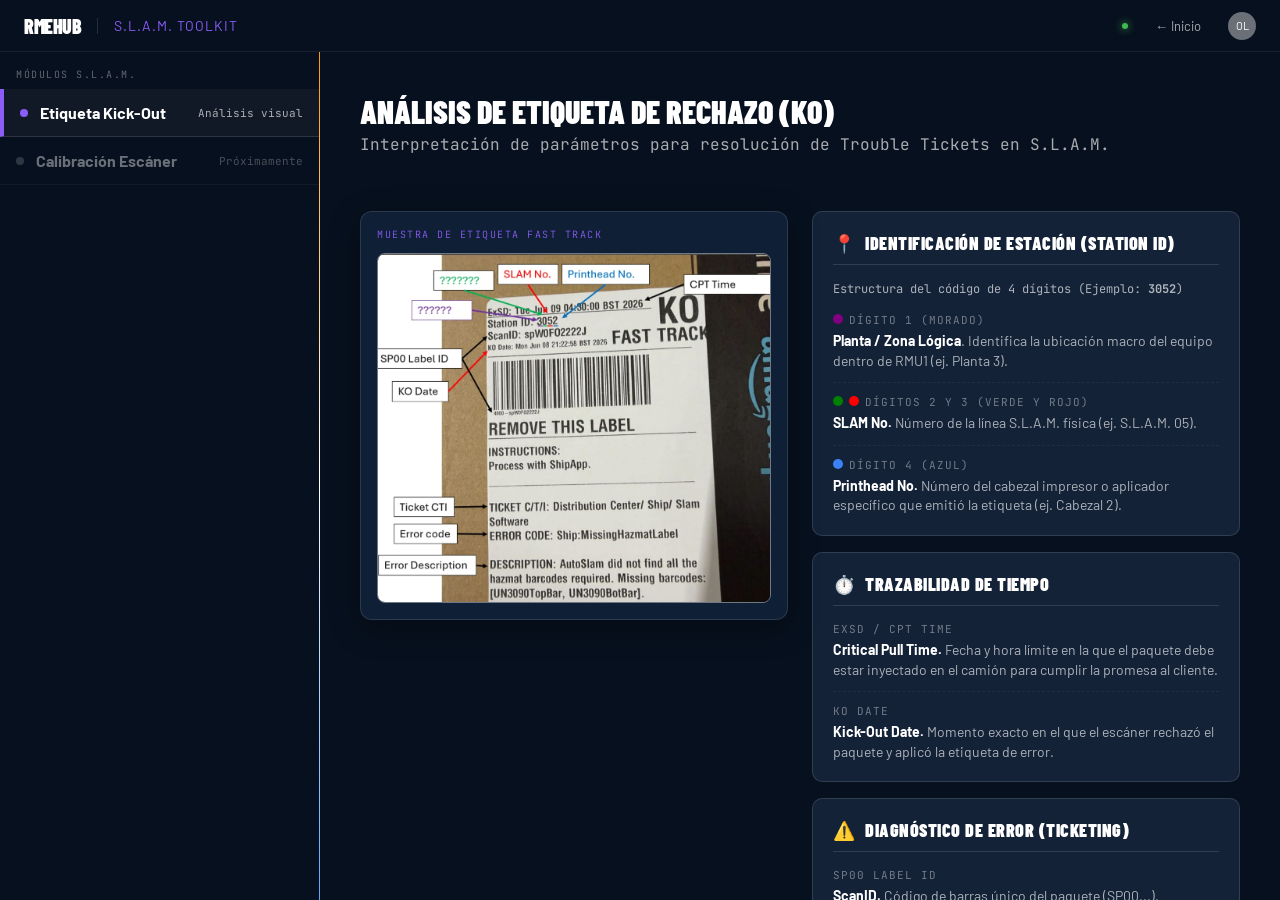
<file: slam.html>
<!DOCTYPE html>
<html lang="es">
<head>
  <meta charset="UTF-8">
  <meta name="viewport" content="width=device-width, initial-scale=1.0">
  <title>S.L.A.M. | RME Toolkit</title>
  <link rel="stylesheet" href="estilos.css">
  <style>
    .slam-dashboard {
      display: grid;
      grid-template-columns: 1fr 1fr;
      gap: 24px;
      max-width: 1100px;
      width: 100%;
      align-items: flex-start;
    }

    .image-panel {
      background: var(--card);
      border: 1px solid var(--border);
      border-radius: 12px;
      padding: 16px;
      box-shadow: 0 8px 32px rgba(0,0,0,0.3);
      position: sticky;
      top: 24px;
    }

    .image-panel img {
      width: 100%;
      height: auto;
      border-radius: 8px;
      display: block;
      border: 1px solid var(--border2);
    }

    .info-panel {
      display: flex;
      flex-direction: column;
      gap: 16px;
    }

    .data-card {
      background: var(--card2);
      border: 1px solid var(--border);
      border-radius: 10px;
      padding: 20px;
      transition: border-color 0.2s;
    }

    .data-card:hover {
      border-color: #8b5cf6;
    }

    .dc-header {
      display: flex;
      align-items: center;
      gap: 10px;
      margin-bottom: 16px;
      border-bottom: 1px solid var(--border);
      padding-bottom: 10px;
    }

    .dc-icon {
      font-size: 18px;
    }

    .dc-title {
      font-family: var(--font-display);
      font-size: 18px;
      font-weight: 900;
      text-transform: uppercase;
      color: var(--text-main);
      letter-spacing: 0.5px;
    }

    .data-row {
      display: flex;
      flex-direction: column;
      margin-bottom: 12px;
      padding-bottom: 12px;
      border-bottom: 1px dashed rgba(255,255,255,0.05);
    }
    .data-row:last-child {
      margin-bottom: 0;
      padding-bottom: 0;
      border-bottom: none;
    }

    .dr-label {
      font-family: var(--font-mono);
      font-size: 11px;
      color: var(--text-disabled);
      text-transform: uppercase;
      letter-spacing: 1px;
      margin-bottom: 4px;
    }

    .dr-value {
      font-family: var(--font-heading);
      font-size: 14px;
      color: var(--text-muted);
      line-height: 1.4;
    }

    .dr-value strong {
      color: var(--text-main);
    }

    .tag-color {
      display: inline-block;
      width: 10px;
      height: 10px;
      border-radius: 50%;
      margin-right: 6px;
    }

    @media (max-width: 900px) {
      .slam-dashboard {
        grid-template-columns: 1fr;
      }
      .image-panel {
        position: static;
      }
    }
  </style>
</head>
<body>
  <div id="transition" class="page-transition"></div>

  <header class="topbar" style="--tb-color: #8b5cf6">
    <div class="tb-zone">
      <a href="index.html" class="t-display tb-logo">RMEHub</a>
      <div class="tb-divider"></div>
      <div class="tb-breadcrumb">S.L.A.M. Toolkit</div>
    </div>
    <div class="tb-zone">
      <div class="status-dot"></div>
      <a href="index.html" class="btn-back">← <span class="back-text">Inicio</span></a>
      <div class="avatar">OL</div>
      <button class="mobile-toggle" onclick="toggleDrawer()">☰</button>
    </div>
  </header>

  <div class="layout-main">
    <aside class="col-left" id="drawer">
      <div class="t-micro" style="padding: 16px 16px 8px 16px;">Módulos S.L.A.M.</div>
      <div style="overflow-y: auto; flex: 1;">
        <div class="compact-row active" style="--band-color: #8b5cf6">
          <div class="color-dot" style="--dot-color: #8b5cf6"></div>
          <div style="flex:1" class="t-heading">Etiqueta Kick-Out</div>
          <div class="t-caption" style="font-size:11px;">Análisis visual</div>
        </div>
        <div class="compact-row" style="opacity: 0.4; cursor: default;">
          <div class="color-dot" style="--dot-color: var(--text-disabled)"></div>
          <div style="flex:1" class="t-heading">Calibración Escáner</div>
          <div class="t-caption" style="font-size:11px;">Próximamente</div>
        </div>
      </div>
    </aside>

    <main class="col-right">
      <div style="margin-bottom: 24px;">
        <h1 class="t-display" style="font-size: 32px; color: var(--text-main); margin-bottom: 4px;">Análisis de Etiqueta de Rechazo (KO)</h1>
        <p class="t-caption">Interpretación de parámetros para resolución de Trouble Tickets en S.L.A.M.</p>
      </div>

      <div class="slam-dashboard">
        
        <div class="image-panel">
          <div class="t-micro" style="margin-bottom: 12px; color: #8b5cf6;">Muestra de Etiqueta FAST TRACK</div>
          <img src="etiqueta_slam.jpg" alt="Desglose Etiqueta SLAM KO">
        </div>

        <div class="info-panel">
          
          <div class="data-card">
            <div class="dc-header">
              <span class="dc-icon">📍</span>
              <h2 class="dc-title">Identificación de Estación (Station ID)</h2>
            </div>
            <p class="t-caption" style="margin-bottom: 16px; font-size: 12px;">Estructura del código de 4 dígitos (Ejemplo: <strong>3052</strong>)</p>
            
            <div class="data-row">
              <div class="dr-label"><span class="tag-color" style="background: purple;"></span>Dígito 1 (Morado)</div>
              <div class="dr-value"><strong>Planta / Zona Lógica</strong>. Identifica la ubicación macro del equipo dentro de RMU1 (ej. Planta 3).</div>
            </div>
            <div class="data-row">
              <div class="dr-label"><span class="tag-color" style="background: green;"></span><span class="tag-color" style="background: red;"></span>Dígitos 2 y 3 (Verde y Rojo)</div>
              <div class="dr-value"><strong>SLAM No.</strong> Número de la línea S.L.A.M. física (ej. S.L.A.M. 05).</div>
            </div>
            <div class="data-row">
              <div class="dr-label"><span class="tag-color" style="background: #3b82f6;"></span>Dígito 4 (Azul)</div>
              <div class="dr-value"><strong>Printhead No.</strong> Número del cabezal impresor o aplicador específico que emitió la etiqueta (ej. Cabezal 2).</div>
            </div>
          </div>

          <div class="data-card">
            <div class="dc-header">
              <span class="dc-icon">⏱️</span>
              <h2 class="dc-title">Trazabilidad de Tiempo</h2>
            </div>
            <div class="data-row">
              <div class="dr-label">ExSD / CPT Time</div>
              <div class="dr-value"><strong>Critical Pull Time.</strong> Fecha y hora límite en la que el paquete debe estar inyectado en el camión para cumplir la promesa al cliente.</div>
            </div>
            <div class="data-row">
              <div class="dr-label">KO Date</div>
              <div class="dr-value"><strong>Kick-Out Date.</strong> Momento exacto en el que el escáner rechazó el paquete y aplicó la etiqueta de error.</div>
            </div>
          </div>

          <div class="data-card">
            <div class="dc-header">
              <span class="dc-icon">⚠️</span>
              <h2 class="dc-title">Diagnóstico de Error (Ticketing)</h2>
            </div>
            <div class="data-row">
              <div class="dr-label">SP00 Label ID</div>
              <div class="dr-value"><strong>ScanID.</strong> Código de barras único del paquete (SP00...). Indispensable para buscar el histórico en los sistemas internos.</div>
            </div>
            <div class="data-row">
              <div class="dr-label">Ticket C/T/I</div>
              <div class="dr-value"><strong>Category / Type / Item.</strong> Ruta de clasificación que S.L.A.M. utiliza para auto-asignar el Trouble Ticket al departamento correcto (ej. Software).</div>
            </div>
            <div class="data-row">
              <div class="dr-label">Error Code & Description</div>
              <div class="dr-value"><strong>Razón del Rechazo.</strong> Detalle técnico del fallo. <em>(En la imagen: AutoSlam did not find all the hazmat barcodes required)</em>. Falta de lectura de etiquetas de mercancía peligrosa (Hazmat).</div>
            </div>
          </div>

        </div>
      </div>
      
      <footer style="margin-top: 40px; padding-top: 24px; border-top: 1px solid var(--border); text-align: center;">
        <div class="t-micro">Amazon RME · RMU1 · © 2026 Óscar Litón Nevado. Todos los derechos reservados.</div>
      </footer>
    </main>
  </div>

  <script src="main.js"></script>
</body>
</html>
</file>
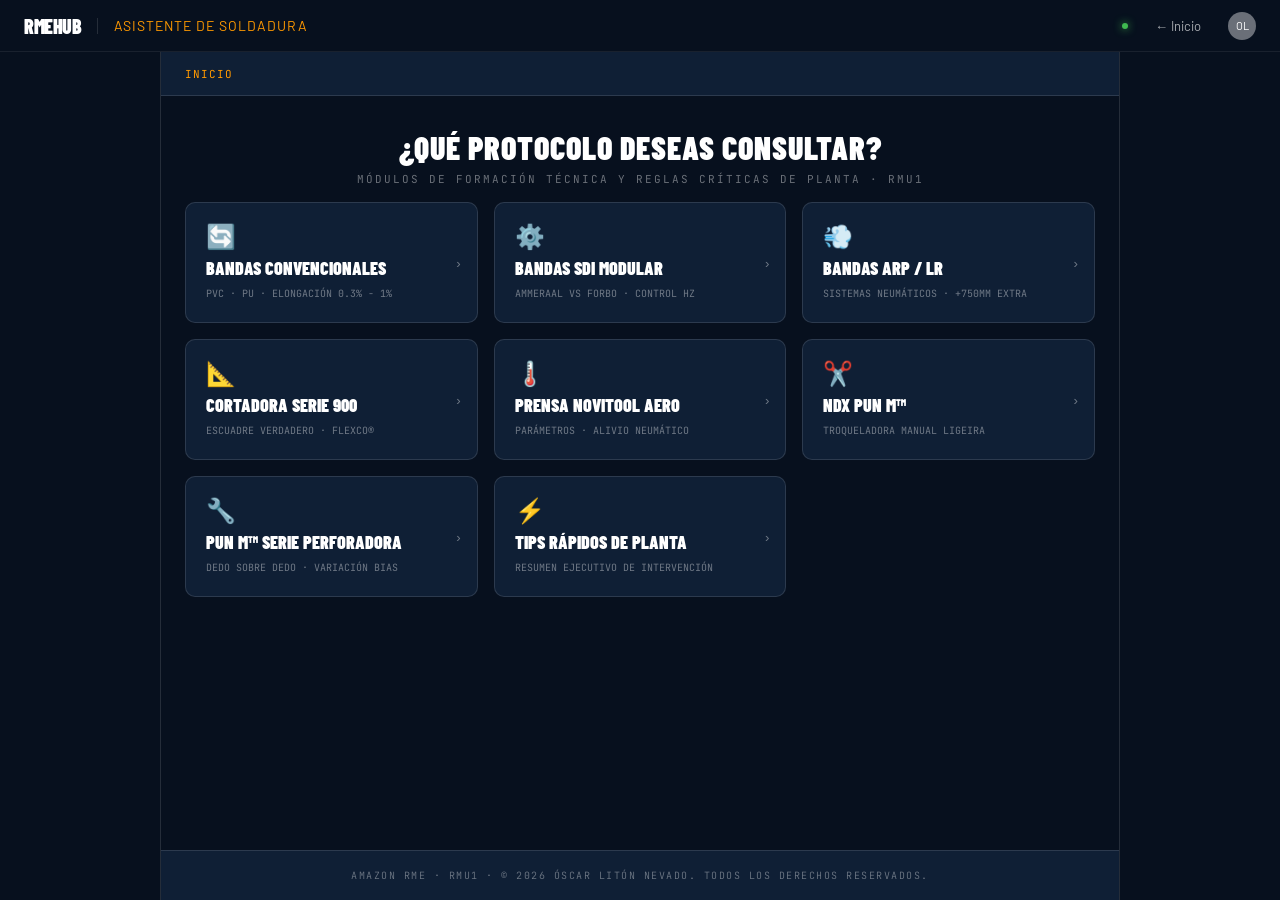
<file: soldadura-bot.html>
<!DOCTYPE html>
<html lang="es">
<head>
  <meta charset="UTF-8">
  <meta name="viewport" content="width=device-width, initial-scale=1.0">
  <title>Asistente Soldadura | RME Toolkit</title>
  <link rel="preconnect" href="https://fonts.googleapis.com">
  <link href="https://fonts.googleapis.com/css2?family=Barlow+Condensed:wght@700;900&family=Barlow:wght@400;600;700&family=JetBrains+Mono:wght@300;400;700&display=swap" rel="stylesheet">
  <link rel="stylesheet" href="estilos.css">
  <style>
    /* ── ASISTENTE LAYOUT SYSTEM ── */
    .assistant-container {
      display: flex;
      flex-direction: column;
      height: calc(100vh - var(--topbar-h));
      max-width: 960px;
      margin: 0 auto;
      width: 100%;
      border-left: 1px solid var(--border);
      border-right: 1px solid var(--border);
      background: var(--bg-panel);
    }

    .nav-trail {
      display: flex;
      align-items: center;
      gap: 8px;
      padding: 12px 24px;
      background: var(--card);
      border-bottom: 1px solid var(--border);
      min-height: 44px;
      flex-wrap: wrap;
    }
    .nav-crumb {
      font-family: var(--font-mono);
      font-size: 11px;
      text-transform: uppercase;
      letter-spacing: 1px;
      color: var(--text-disabled);
    }
    .nav-crumb.active {
      color: var(--amz);
    }
    .nav-sep {
      color: var(--text-disabled);
      font-size: 10px;
    }
    .nav-back-btn {
      background: none;
      border: 1px solid var(--border);
      color: var(--text-muted);
      font-family: var(--font-mono);
      font-size: 10px;
      padding: 4px 10px;
      border-radius: 4px;
      cursor: pointer;
      text-transform: uppercase;
      letter-spacing: 1px;
      transition: all 0.15s;
      margin-left: auto;
    }
    .nav-back-btn:hover {
      border-color: var(--amz);
      color: var(--amz);
    }

    .content-area {
      flex: 1;
      overflow-y: auto;
      padding: 32px 24px;
      display: flex;
      flex-direction: column;
      gap: 24px;
    }

    .section-title {
      text-align: center;
      margin-bottom: 16px;
    }
    .section-title h2 {
      font-family: var(--font-display);
      font-size: 32px;
      font-weight: 900;
      text-transform: uppercase;
      letter-spacing: 1px;
      color: var(--text-main);
    }
    .section-title p {
      font-family: var(--font-mono);
      font-size: 11px;
      color: var(--text-disabled);
      text-transform: uppercase;
      letter-spacing: 2px;
      margin-top: 6px;
    }

    .btn-grid {
      display: grid;
      grid-template-columns: repeat(auto-fit, minmax(240px, 1fr));
      gap: 16px;
    }

    .option-btn {
      background: var(--card);
      border: 1px solid var(--border);
      border-radius: 10px;
      padding: 22px 20px;
      cursor: pointer;
      text-align: left;
      transition: all 0.2s cubic-bezier(0.16, 1, 0.3, 1);
      position: relative;
      overflow: hidden;
      display: flex;
      flex-direction: column;
      gap: 8px;
    }
    .option-btn::before {
      content: '';
      position: absolute;
      top: 0; left: 0; right: 0;
      height: 3px;
      background: var(--btn-color, var(--amz));
      transform: scaleX(0);
      transition: transform 0.2s ease;
      transform-origin: left;
    }
    .option-btn:hover {
      border-color: var(--btn-color, var(--amz));
      transform: translateY(-2px);
      box-shadow: 0 8px 24px rgba(0,0,0,0.4);
    }
    .option-btn:hover::before {
      transform: scaleX(1);
    }

    .btn-icon { font-size: 24px; line-height: 1; }
    .btn-label { font-family: var(--font-display); font-size: 18px; font-weight: 900; text-transform: uppercase; color: var(--text-main); }
    .btn-desc { font-family: var(--font-mono); font-size: 10px; color: var(--text-disabled); text-transform: uppercase; }
    .btn-arrow { position: absolute; right: 16px; top: 50%; transform: translateY(-50%); color: var(--text-disabled); transition: all 0.2s; }
    .option-btn:hover .btn-arrow { color: var(--btn-color, var(--amz)); right: 12px; }

    /* ── HIGH FIDELITY KNOWLEDGE CARDS ── */
    .content-card {
      background: var(--card);
      border: 1px solid var(--border);
      border-radius: 12px;
      overflow: hidden;
      box-shadow: 0 4px 20px rgba(0,0,0,0.2);
    }
    .content-card-header {
      padding: 18px 24px;
      border-bottom: 1px solid var(--border);
      display: flex;
      align-items: center;
      gap: 14px;
      background: rgba(255,255,255,0.01);
    }
    .phase-badge {
      font-family: var(--font-mono);
      font-size: 10px;
      text-transform: uppercase;
      letter-spacing: 1.5px;
      padding: 4px 12px;
      border-radius: 4px;
      background: rgba(255,153,0,0.1);
      border: 1px solid rgba(255,153,0,0.25);
      color: var(--amz);
    }
    .content-card-header h3 {
      font-family: var(--font-display);
      font-size: 20px;
      font-weight: 900;
      text-transform: uppercase;
      color: var(--text-main);
    }
    .content-card-body {
      padding: 24px;
      font-family: var(--font-body);
      font-size: 14px;
      line-height: 1.7;
      color: var(--text-muted);
    }
    .content-card-body ul, .content-card-body ol { margin-left: 18px; margin-top: 8px; }
    .content-card-body li { margin-bottom: 8px; }
    .content-card-body strong { color: var(--text-main); font-weight: 700; }

    /* ── SEMANTIC ALERTS ── */
    .alert-box { padding: 14px 18px; border-radius: 8px; margin: 14px 0; font-size: 13px; line-height: 1.6; border-left: 4px solid; }
    .alert-danger { background: rgba(248,81,73,0.06); border-color: var(--crit); color: #fca5a5; }
    .alert-warning { background: rgba(210,153,34,0.06); border-color: var(--warn); color: #fcd34d; }
    .alert-info { background: rgba(96,165,250,0.06); border-color: var(--accent-correas); color: #93c5fd; }
    .alert-success { background: rgba(63,185,80,0.06); border-color: var(--ok); color: #86efac; }
    .alert-box strong { display: block; margin-bottom: 4px; font-family: var(--font-heading); text-transform: uppercase; font-size: 12px; letter-spacing: .5px; }

    .step-list { list-style: none; margin: 0; padding: 0; counter-reset: steps; }
    .step-list li { counter-increment: steps; display: flex; gap: 16px; align-items: flex-start; padding: 14px 0; border-bottom: 1px solid var(--border); }
    .step-list li:last-child { border-bottom: none; }
    .step-list li::before {
      content: counter(steps);
      font-family: var(--font-mono);
      font-size: 11px; font-weight: 700;
      color: var(--bg); background: var(--amz);
      width: 22px; height: 22px; border-radius: 50%;
      display: flex; align-items: center; justify-content: center; flex-shrink: 0;
    }

    .phase-nav { display: flex; gap: 8px; flex-wrap: wrap; margin-bottom: 8px; }
    .phase-btn {
      background: var(--card2);
      border: 1px solid var(--border);
      border-radius: 6px;
      padding: 10px 16px;
      cursor: pointer;
      font-family: var(--font-mono);
      font-size: 11px;
      text-transform: uppercase;
      letter-spacing: 1px;
      color: var(--text-muted);
      transition: all 0.15s;
      display: flex;
      align-items: center;
      gap: 8px;
    }
    .phase-btn:hover, .phase-btn.active {
      border-color: var(--phase-color, var(--amz));
      color: var(--text-main);
      background: rgba(255,153,0,0.05);
      box-shadow: inset 0 0 10px rgba(0,0,0,0.2);
    }
    .phase-dot { width: 6px; height: 6px; border-radius: 50%; background: var(--phase-color, var(--amz)); }
    .phase-content { display: none; }
    .phase-content.active { display: block; animation: subFadeIn 0.25s cubic-bezier(0.16, 1, 0.3, 1); }
    
    @keyframes subFadeIn {
      from { opacity: 0; transform: translateY(4px); }
      to { opacity: 1; transform: translateY(0); }
    }

    .info-table { width: 100%; border-collapse: collapse; margin-top: 14px; font-size: 13px; font-family: var(--font-mono); }
    .info-table th { background: var(--card2); padding: 10px 14px; text-align: left; font-size: 11px; text-transform: uppercase; color: var(--amz); border-bottom: 1px solid var(--border); }
    .info-table td { padding: 10px 14px; border-bottom: 1px solid var(--border); color: var(--text-muted); }
    .info-table tr:last-child td { border-bottom: none; }
    .info-table tr:hover td { background: rgba(255,255,255,0.01); }

    .assistant-footer { padding: 18px 24px; border-top: 1px solid var(--border); text-align: center; background: var(--card); }
  </style>
</head>
<body>
  <div id="transition" class="page-transition"></div>

  <header class="topbar" style="--tb-color: #FF9900">
    <div class="tb-zone">
      <a href="index.html" class="t-display tb-logo">RMEHub</a>
      <div class="tb-divider"></div>
      <div class="tb-breadcrumb">Asistente de Soldadura</div>
    </div>
    <div class="tb-zone">
      <div class="status-dot"></div>
      <!-- AQUÍ EL CAMBIO A INDEX.HTML -->
      <a href="index.html" class="btn-back">← <span class="back-text">Inicio</span></a>
      <div class="avatar">OL</div>
    </div>
  </header>

  <div class="assistant-container">
    <div class="nav-trail" id="navTrail">
      <span class="nav-crumb active">Inicio</span>
    </div>

    <div class="content-area" id="contentArea">
      
      <div id="screen-home">
        <div class="section-title">
          <h2>¿Qué protocolo deseas consultar?</h2>
          <p>Módulos de Formación Técnica y Reglas Críticas de Planta · RMU1</p>
        </div>
        <div class="btn-grid">
          <button class="option-btn" style="--btn-color:var(--accent-correas);" onclick="goTo('conv')">
            <span class="btn-icon">🔄</span>
            <span class="btn-label">Bandas Convencionales</span>
            <span class="btn-desc">PVC · PU · Elongación 0.3% - 1%</span>
            <span class="btn-arrow">›</span>
          </button>
          <button class="option-btn" style="--btn-color:var(--accent-rollos);" onclick="goTo('sdi-sub')">
            <span class="btn-icon">⚙️</span>
            <span class="btn-label">Bandas SDI Modular</span>
            <span class="btn-desc">Ammeraal vs Forbo · Control Hz</span>
            <span class="btn-arrow">›</span>
          </button>
          <button class="option-btn" style="--btn-color:var(--accent-cadenas);" onclick="goTo('arp')">
            <span class="btn-icon">💨</span>
            <span class="btn-label">Bandas ARP / LR</span>
            <span class="btn-desc">Sistemas Neumáticos · +750mm Extra</span>
            <span class="btn-arrow">›</span>
          </button>
          <button class="option-btn" style="--btn-color:var(--crit);" onclick="goTo('c900')">
            <span class="btn-icon">📐</span>
            <span class="btn-label">Cortadora Serie 900</span>
            <span class="btn-desc">Escuadre Verdadero · Flexco®</span>
            <span class="btn-arrow">›</span>
          </button>
          <button class="option-btn" style="--btn-color:var(--accent-recetas);" onclick="goTo('aero')">
            <span class="btn-icon">🌡️</span>
            <span class="btn-label">Prensa Novitool Aero</span>
            <span class="btn-desc">Parámetros · Alivio Neumático</span>
            <span class="btn-arrow">›</span>
          </button>
          <button class="option-btn" style="--btn-color:#7c3aed;" onclick="goTo('ndx')">
            <span class="btn-icon">✂️</span>
            <span class="btn-label">NDX PUN M™</span>
            <span class="btn-desc">Troqueladora Manual Ligeira</span>
            <span class="btn-arrow">›</span>
          </button>
          <button class="option-btn" style="--btn-color:#3b82f6;" onclick="goTo('punm')">
            <span class="btn-icon">🔧</span>
            <span class="btn-label">Pun M™ Serie Perforadora</span>
            <span class="btn-desc">Dedo sobre dedo · Variación Bias</span>
            <span class="btn-arrow">›</span>
          </button>
          <button class="option-btn" style="--btn-color:#eab308;" onclick="goTo('tips')">
            <span class="btn-icon">⚡</span>
            <span class="btn-label">Tips Rápidos de Planta</span>
            <span class="btn-desc">Resumen Ejecutivo de Intervención</span>
            <span class="btn-arrow">›</span>
          </button>
        </div>
      </div>

      <div id="screen-sdi-sub" style="display:none">
        <div class="section-title">
          <h2>Módulo de Bandas SDI</h2>
          <p>Divergencia de comportamiento de materiales en Sorter</p>
        </div>
        <div class="btn-grid">
          <button class="option-btn" style="--btn-color:var(--accent-rollos);" onclick="goTo('sdi-ammeraal')">
            <span class="btn-icon">🟢</span>
            <span class="btn-label">SDI Ammeraal</span>
            <span class="btn-desc">Material Elástico · Lleva Aportes · Matriz Acero</span>
            <span class="btn-arrow">›</span>
          </button>
          <button class="option-btn" style="--btn-color:#06b6d4;" onclick="goTo('sdi-forbo')">
            <span class="btn-icon">🔵</span>
            <span class="btn-label">SDI Forbo</span>
            <span class="btn-desc">Material Rígido · Sin Aportes · Destensado Obligatorio</span>
            <span class="btn-arrow">›</span>
          </button>
          <button class="option-btn" style="--btn-color:#6b7280;" onclick="goTo('sdi-general')">
            <span class="btn-icon">📋</span>
            <span class="btn-label">Protocolo General SDI</span>
            <span class="btn-desc">LOTO Colectivo · Control de Frecuencia (Hz)</span>
            <span class="btn-arrow">›</span>
          </button>
        </div>
      </div>

      <div id="screen-conv" style="display:none"><div class="phase-nav" id="convPhaseNav"></div><div id="convPhaseContent"></div></div>
      <div id="screen-sdi-general" style="display:none"><div class="phase-nav" id="sdiPhaseNav"></div><div id="sdiPhaseContent"></div></div>
      <div id="screen-sdi-ammeraal" style="display:none"><div class="phase-nav" id="ammeraalPhaseNav"></div><div id="ammeraalPhaseContent"></div></div>
      <div id="screen-sdi-forbo" style="display:none"><div class="phase-nav" id="forboPhaseNav"></div><div id="forboPhaseContent"></div></div>
      <div id="screen-arp" style="display:none"><div class="phase-nav" id="arpPhaseNav"></div><div id="arpPhaseContent"></div></div>
      <div id="screen-c900" style="display:none"><div class="phase-nav" id="c900PhaseNav"></div><div id="c900PhaseContent"></div></div>
      <div id="screen-aero" style="display:none"><div class="phase-nav" id="aeroPhaseNav"></div><div id="aeroPhaseContent"></div></div>
      <div id="screen-ndx" style="display:none"><div class="phase-nav" id="ndxPhaseNav"></div><div id="ndxPhaseContent"></div></div>
      <div id="screen-punm" style="display:none"><div class="phase-nav" id="punmPhaseNav"></div><div id="punmPhaseContent"></div></div>
      <div id="screen-tips" style="display:none"><div id="tipsContent"></div></div>

    </div>

    <footer class="assistant-footer">
      <div class="t-micro">Amazon RME · RMU1 · © 2026 Óscar Litón Nevado. Todos los derechos reservados.</div>
    </footer>
  </div>

  <script src="main.js"></script>
  <script>
    let currentScreen = 'home';
    let breadcrumbs = [{ label: 'Inicio', screen: 'home' }];

    function goTo(screen) {
      document.querySelectorAll('[id^="screen-"]').forEach(el => el.style.display = 'none');
      const target = document.getElementById('screen-' + screen);
      if (!target) return;

      target.style.display = 'block';
      currentScreen = screen;

      const labels = {
        'home': 'Inicio', 'conv': 'Convencionales', 'sdi-sub': 'Bandas SDI',
        'sdi-ammeraal': 'SDI Ammeraal', 'sdi-forbo': 'SDI Forbo',
        'sdi-general': 'Protocolo General SDI', 'arp': 'ARP / LR',
        'c900': 'Cortadora 900', 'aero': 'Prensa Aero', 'ndx': 'NDX PUN M',
        'punm': 'Pun M™', 'tips': 'Tips Rápidos'
      };

      if (screen === 'home') {
        breadcrumbs = [{ label: 'Inicio', screen: 'home' }];
      } else if (screen === 'sdi-sub') {
        breadcrumbs = [{ label: 'Inicio', screen: 'home' }, { label: 'Bandas SDI', screen: 'sdi-sub' }];
      } else if (screen === 'sdi-ammeraal' || screen === 'sdi-forbo' || screen === 'sdi-general') {
        breadcrumbs = [
          { label: 'Inicio', screen: 'home' }, { label: 'Bandas SDI', screen: 'sdi-sub' },
          { label: labels[screen], screen: screen }
        ];
      } else {
        breadcrumbs = [{ label: 'Inicio', screen: 'home' }, { label: labels[screen] || screen, screen: screen }];
      }

      renderBreadcrumbs();

      const phaseMap = {
        'conv': { nav: 'convPhaseNav', content: 'convPhaseContent', phases: PHASES_DB.conv },
        'sdi-general': { nav: 'sdiPhaseNav', content: 'sdiPhaseContent', phases: PHASES_DB.sdi_gen },
        'sdi-ammeraal': { nav: 'ammeraalPhaseNav', content: 'ammeraalPhaseContent', phases: [...PHASES_DB.sdi_gen, ...PHASES_DB.sdi_amm] },
        'sdi-forbo': { nav: 'forboPhaseNav', content: 'forboPhaseContent', phases: [...PHASES_DB.sdi_gen, ...PHASES_DB.sdi_for] },
        'arp': { nav: 'arpPhaseNav', content: 'arpPhaseContent', phases: PHASES_DB.arp },
        'c900': { nav: 'c900PhaseNav', content: 'c900PhaseContent', phases: PHASES_DB.c900 },
        'aero': { nav: 'aeroPhaseNav', content: 'aeroPhaseContent', phases: PHASES_DB.aero },
        'ndx': { nav: 'ndxPhaseNav', content: 'ndxPhaseContent', phases: PHASES_DB.ndx },
        'punm': { nav: 'punmPhaseNav', content: 'punmPhaseContent', phases: PHASES_DB.punm }
      };

      if (phaseMap[screen]) {
        renderPhases(phaseMap[screen].nav, phaseMap[screen].content, phaseMap[screen].phases);
      }

      if (screen === 'tips') {
        document.getElementById('tipsContent').innerHTML = TIPS_CONTENT_DB;
      }

      document.getElementById('contentArea').scrollTop = 0;
    }

    function renderBreadcrumbs() {
      const trail = document.getElementById('navTrail');
      trail.innerHTML = '';

      breadcrumbs.forEach((crumb, i) => {
        const span = document.createElement('span');
        span.className = 'nav-crumb' + (i === breadcrumbs.length - 1 ? ' active' : '');
        span.textContent = crumb.label;
        if (i < breadcrumbs.length - 1) {
          span.style.cursor = 'pointer';
          span.onclick = () => goTo(crumb.screen);
          span.style.textDecoration = 'underline';
          span.style.textDecorationColor = 'rgba(255,255,255,0.15)';
        }
        trail.appendChild(span);

        if (i < breadcrumbs.length - 1) {
          const sep = document.createElement('span');
          sep.className = 'nav-sep'; sep.textContent = '›';
          trail.appendChild(sep);
        }
      });

      if (breadcrumbs.length > 1) {
        const backBtn = document.createElement('button');
        backBtn.className = 'nav-back-btn'; backBtn.textContent = '← Volver';
        const prev = breadcrumbs[breadcrumbs.length - 2];
        backBtn.onclick = () => goTo(prev.screen);
        trail.appendChild(backBtn);
      }
    }

    function renderPhases(navId, contentId, phases) {
      const nav = document.getElementById(navId);
      const content = document.getElementById(contentId);
      if (!nav || !content) return;

      nav.innerHTML = ''; content.innerHTML = '';

      if (!phases || !phases.length) {
        content.innerHTML = `<div class="t-caption" style="padding:24px; text-align:center;">Cargando especificaciones desde Google Sheets...</div>`;
        return;
      }

      phases.forEach((phase, i) => {
        const btn = document.createElement('button');
        btn.className = 'phase-btn' + (i === 0 ? ' active' : '');
        btn.style.setProperty('--phase-color', phase.color || 'var(--amz)');
        btn.innerHTML = `<span class="phase-dot" style="background:${phase.color || 'var(--amz)'}"></span>${phase.label}`;
        btn.onclick = () => activatePhase(navId, contentId, phase.id, btn);
        nav.appendChild(btn);

        const div = document.createElement('div');
        div.id = 'phase-' + phase.id;
        div.className = 'phase-content' + (i === 0 ? ' active' : '');
        div.innerHTML = phase.content;
        content.appendChild(div);
      });
    }

    function activatePhase(navId, contentId, phaseId, clickedBtn) {
      document.getElementById(navId).querySelectorAll('.phase-btn').forEach(b => b.classList.remove('active'));
      clickedBtn.classList.add('active');

      document.getElementById(contentId).querySelectorAll('.phase-content').forEach(p => p.classList.remove('active'));
      const target = document.getElementById('phase-' + phaseId);
      if (target) target.classList.add('active');
    }

    // Inicialización del DOM
    document.addEventListener('DOMContentLoaded', () => {
      goTo('home');
    });
  </script>
</body>
</html>
</file>
<file: estilos.css>
/* ==========================================================================
   RME TOOLKIT - MASTER PREMIUM INDUSTRIAL DESIGN SYSTEM (V3)
   ========================================================================== */

@import url('https://fonts.googleapis.com/css2?family=Barlow+Condensed:wght=900&family=Barlow:wght=400;700&family=JetBrains+Mono:wght=300;400;700&display=swap');

/* ── 1. CORE SYSTEM VARIABLES & SEMANTIC TOKENS ── */
:root {
  --bg: #07101e;
  --bg-panel: #07101e; 
  --card: #0f1f35;
  --card2: #142238;
  
  /* Robust borders for low/harsh light plant environments */
  --border: rgba(255, 255, 255, 0.12);
  --border-field: rgba(255, 255, 255, 0.25);
  --border2: rgba(255, 255, 255, 0.40);
  
  --text-main: #ffffff;
  --text-muted: rgba(255, 255, 255, 0.65);
  --text-disabled: rgba(255, 255, 255, 0.4);
  
  /* Brand Guidelines */
  --amz: #FF9900;
  
  /* App Modules Color Codes */
  --accent-cadenas: #ff7a5c;
  --accent-correas: #60a5fa;
  --accent-recetas: #FF9900;
  --accent-rollos: #34d399;
  --accent-repair: #ef4444;
  
  /* Semantic Operational States */
  --ok: #3fb950;
  --warn: #d29922;
  --crit: #f85149;
  
  /* Typography Tokens */
  --font-display: 'Barlow Condensed', sans-serif;
  --font-heading: 'Barlow', sans-serif;
  --font-body: 'Barlow', sans-serif;
  --font-mono: 'JetBrains Mono', monospace;
  
  /* Geometry Layout Constraints */
  --topbar-h: 52px;
  --sidebar-w: 320px;
}

/* ── 2. BASE GLOBAL REBOOT & ACCESSIBILITY ── */
*, *::before, *::after {
  box-sizing: border-box;
  margin: 0;
  padding: 0;
}

html, body {
  height: 100%;
  background-color: var(--bg);
  color: var(--text-main);
  font-family: var(--font-body);
  -webkit-font-smoothing: antialiased;
  -moz-osx-font-smoothing: grayscale;
  overflow: hidden;
}

/* Accessible focus rings */
*:focus-visible {
  outline: 2px solid var(--amz);
  outline-offset: 2px;
}

/* Structural scrollbar design tokens */
::-webkit-scrollbar {
  width: 4px;
  height: 4px;
}
::-webkit-scrollbar-track {
  background: transparent;
}
::-webkit-scrollbar-thumb {
  background: var(--border2);
  border-radius: 4px;
}
::-webkit-scrollbar-thumb:hover {
  background: var(--text-muted);
}

/* Hide native numeric spinners for layout density consistency */
input[type="number"]::-webkit-inner-spin-button, 
input[type="number"]::-webkit-outer-spin-button { 
  -webkit-appearance: none; 
  margin: 0; 
}
input[type="number"] {
  -moz-appearance: textfield;
}

/* ── 3. TYPOGRAPHY HIERARCHY CLASSIFICATION ── */
.t-display { font-family: var(--font-display); font-weight: 900; text-transform: uppercase; }
.t-heading { font-family: var(--font-heading); font-weight: 700; color: var(--text-main); }
.t-body    { font-family: var(--font-body); font-weight: 400; color: var(--text-muted); }
.t-caption { font-family: var(--font-mono); font-weight: 400; color: var(--text-muted); }
.t-micro   { font-family: var(--font-mono); font-weight: 300; font-size: 10px; text-transform: uppercase; letter-spacing: 1.5px; color: var(--text-disabled); }

/* ── 4. PORTAL GRID ARCHITECTURE (index.html) ── */
.portal-container {
  display: flex;
  flex-direction: column;
  min-height: 100vh;
  position: relative;
  z-index: 1;
}

.portal-main {
  flex: 1;
  display: flex;
  flex-direction: column;
  justify-content: center;
  align-items: center;
  padding: 40px 24px;
}

.portal-grid {
  display: grid;
  grid-template-columns: repeat(4, 260px);
  gap: 24px;
  margin-top: 48px;
}

.hub-card {
  background: var(--card);
  border: 1px solid var(--border);
  border-radius: 12px;
  padding: 24px;
  text-decoration: none;
  color: inherit;
  display: flex;
  flex-direction: column;
  justify-content: space-between;
  height: 200px;
  position: relative;
  overflow: hidden;
  box-shadow: 0 4px 24px rgba(0,0,0,0.4);
  opacity: 0;
  transform: translateY(16px);
  animation: cardEntry 0.4s cubic-bezier(0.16, 1, 0.3, 1) forwards;
}

@keyframes cardEntry {
  to { opacity: 1; transform: translateY(0); }
}

.stagger-1 { animation-delay: 80ms; }
.stagger-2 { animation-delay: 160ms; }
.stagger-3 { animation-delay: 240ms; }
.stagger-4 { animation-delay: 320ms; }

/* Micro-interaction sweep line */
.hub-card::after {
  content: '';
  position: absolute;
  top: 0; left: -100%;
  width: 100%; height: 100%;
  background: linear-gradient(90deg, transparent, rgba(255,255,255,0.04), transparent);
  transition: transform 0.6s cubic-bezier(0.16, 1, 0.3, 1);
  pointer-events: none;
}

.hub-card:hover {
  border-color: var(--hc);
}

.hub-card:hover::after {
  transform: translateX(200%);
}

.hc-icon {
  color: var(--hc);
  margin-bottom: 16px;
}

.hc-title {
  font-size: 24px;
  line-height: 1.1;
  letter-spacing: -0.5px;
}

.hc-data {
  font-size: 11px;
  color: var(--text-disabled);
  margin-top: auto;
}

.portal-footer {
  padding: 24px;
  border-top: 1px solid var(--border);
  text-align: center;
}

/* ── 5. TOPBAR ARCHITECTURE ── */
.topbar {
  height: var(--topbar-h);
  border-bottom: 1px solid rgba(255,255,255,0.07);
  display: flex;
  align-items: center;
  justify-content: space-between;
  padding: 0 24px;
  background: var(--bg);
  position: relative;
  z-index: 10;
}

.tb-zone {
  display: flex;
  align-items: center;
  gap: 16px;
}

.tb-logo {
  font-size: 20px;
  color: var(--text-main);
  text-decoration: none;
  letter-spacing: -0.5px;
}

.tb-divider {
  width: 1px;
  height: 16px;
  background-color: var(--border);
}

.tb-breadcrumb {
  font-size: 14px;
  text-transform: uppercase;
  letter-spacing: 1px;
  color: var(--tb-color);
}

.status-dot {
  width: 6px;
  height: 6px;
  background-color: var(--ok);
  border-radius: 50%;
  box-shadow: 0 0 8px var(--ok);
  animation: blink 2s infinite ease-in-out;
}

@keyframes blink {
  0%, 100% { opacity: 0.4; }
  50% { opacity: 1; }
}

.btn-back {
  color: var(--text-muted);
  text-decoration: none;
  font-size: 13px;
  padding: 4px 10px;
  border: 1px solid transparent;
  border-radius: 6px;
  transition: all 0.15s ease;
}

.btn-back:hover {
  border-color: var(--border2);
  color: var(--text-main);
}

.avatar {
  width: 28px;
  height: 28px;
  border-radius: 50%;
  background-color: var(--border2);
  display: flex;
  align-items: center;
  justify-content: center;
  font-size: 11px;
  color: var(--text-main);
}

/* ── 6. DUAL COLUMN LAYOUT ── */
.layout-main {
  display: flex;
  height: calc(100vh - var(--topbar-h));
  position: relative;
}

.col-left {
  width: var(--sidebar-w);
  flex-shrink: 0;
  display: flex;
  flex-direction: column;
  border-right: 1px solid rgba(255,255,255,0.06);
  position: relative;
  background-color: var(--bg);
}

/* Light-ray structural accent line */
.col-left::after {
  content: '';
  position: absolute;
  top: 0; right: -1px; bottom: 0;
  width: 1px;
  background: linear-gradient(to bottom, #FF9900, #ffffff, #60a5fa);
  pointer-events: none;
}

.col-right {
  flex: 1;
  padding: 40px;
  overflow-y: auto;
  display: flex;
  flex-direction: column;
  gap: 32px;
  background-color: var(--bg);
}

/* ── 7. MICRO-INTERACTIONS & FLOATING LABELS ── */
.input-group {
  position: relative;
  margin-top: 14px; 
  margin-bottom: 22px;
}

.input-group input, 
.input-group select {
  width: 100%;
  background-color: var(--card2); 
  border: 1px solid var(--border-field); 
  border-radius: 6px;
  padding: 18px 12px 8px 12px;
  color: var(--text-main);
  font-family: var(--font-mono);
  font-size: 14px;
  outline: none;
  position: relative;
  z-index: 1; 
  transition: border-color 0.2s ease, box-shadow 0.2s ease;
}

.input-group select {
  -webkit-appearance: none;
  appearance: none;
  cursor: pointer;
  background-image: url("data:image/svg+xml;charset=UTF-8,%3Csvg width='14' height='14' viewBox='0 0 24 24' fill='none' stroke='%237a90a8' stroke-width='2.5' stroke-linecap='round' stroke-linejoin='round'%3E%3Cpath d='M6 9l6 6 6-6'/%3E%3C/svg%3E");
  background-repeat: no-repeat;
  background-position: right 14px center;
  padding-right: 36px;
}

.input-group select option {
  background-color: var(--card);
  color: var(--text-main);       
  font-family: var(--font-mono);
  padding: 12px;
}

.input-group input:focus, 
.input-group select:focus {
  border-color: var(--amz);
  box-shadow: 0 0 0 1px var(--amz);
  z-index: 2; 
}

.input-group label {
  position: absolute;
  left: 12px;
  top: 15px;
  color: var(--text-muted);
  pointer-events: none;
  transition: all 0.2s cubic-bezier(0.16, 1, 0.3, 1);
  font-size: 13px;
  z-index: 10; 
}

.input-group input:focus ~ label,
.input-group input:not(:placeholder-shown) ~ label,
.input-group select:focus ~ label,
.input-group select:valid ~ label {
  top: -8px;
  left: 8px;
  font-size: 10px;
  background-color: var(--bg); 
  padding: 0 6px;
  color: var(--amz);
  font-weight: 700;
  letter-spacing: 0.5px;
  border-radius: 4px;
  line-height: 1;
}

.btn-action {
  width: 100%;
  background: transparent;
  border: 1px solid var(--border2);
  border-radius: 6px;
  color: var(--text-main);
  padding: 14px;
  font-size: 12px;
  letter-spacing: 1px;
  font-weight: 700;
  cursor: pointer;
  transition: transform 0.1s cubic-bezier(0.25, 1, 0.5, 1), border-color 0.2s;
}
.btn-action:hover {
  border-color: var(--text-main);
}
.btn-action:active {
  transform: scale(0.97);
}

/* ── 8. VALUE DISPLAY & STATUS BLOCKS ── */
.val-main {
  font-family: var(--font-mono);
  font-weight: 700;
  font-size: 72px;
  line-height: 1;
  transition: color 300ms ease;
}

.val-unit {
  font-family: var(--font-mono);
  font-size: 36px;
  color: var(--text-disabled);
  margin-left: 8px;
}

.result-block {
  padding: 32px;
  border-radius: 12px;
  border: 1px solid var(--border);
  transition: all 300ms ease;
}

/* Engine Mapping Matrix states */
.state-empty .val-main { color: rgba(255, 255, 255, 0.15); }
.state-empty .result-msg { color: var(--text-disabled); }

.state-loading {
  position: relative;
  overflow: hidden;
  background: rgba(255,255,255,0.01);
}
.state-loading::before {
  content: '';
  position: absolute;
  inset: 0;
  background: linear-gradient(90deg, transparent, rgba(255,255,255,0.04), transparent);
  animation: skeleton 1.2s infinite linear;
}
@keyframes skeleton {
  0% { transform: translateX(-100%); }
  100% { transform: translateX(100%); }
}

.state-ok {
  background-color: rgba(63, 185, 80, 0.05);
  border-color: transparent;
}
.state-ok .val-main { color: var(--ok); }

/* NEW: State Warning for intermediate levels (Yellow) */
.state-warn {
  background-color: rgba(210, 153, 34, 0.05);
  border-color: rgba(210, 153, 34, 0.25);
}
.state-warn .val-main { color: var(--warn); }
.state-warn .result-msg { color: var(--warn); }

.state-crit {
  border-color: var(--crit);
  animation: critBorder 1.5s infinite ease-in-out;
}
.state-crit .val-main { color: var(--crit); }
.state-crit .result-msg { color: var(--crit); font-weight: 700; letter-spacing: 2px; }

@keyframes critBorder {
  0%, 100% { box-shadow: 0 0 0 0px rgba(248,81,73,0.2); }
  50% { box-shadow: 0 0 0 4px rgba(248,81,73,0.2); }
}

/* ── 9. RECETAS MODULE GRID ── */
.compact-row {
  height: 48px;
  display: flex;
  align-items: center;
  gap: 12px;
  padding: 0 16px;
  cursor: pointer;
  border-bottom: 1px solid var(--border);
  transition: all 0.15s ease;
}

.compact-row:hover {
  background-color: rgba(255,255,255,0.02);
}

.compact-row.active {
  border-left: 4px solid var(--band-color);
  background-color: rgba(255,255,255,0.04);
}

.color-dot {
  width: 8px;
  height: 8px;
  border-radius: 50%;
  background-color: var(--dot-color);
}

/* ── 10. LAYOUT COMPONENT GRID MATRIX ── */
.grid-2 { display: grid; grid-template-columns: 1fr 1fr; gap: 16px; }
.grid-stats { display: grid; grid-template-columns: repeat(auto-fit, minmax(140px, 1fr)); gap: 16px; }
.section-gap { margin-top: 32px; }

/* ── 11. ADAPTIVE TABLET/MOBILE RESPONSIVE DRAWER ── */
.mobile-toggle { display: none; background: none; border: none; color: white; font-size: 20px; cursor: pointer; }

@media (max-width: 900px) {
  .mobile-toggle { display: block; }
  .btn-back .back-text { display: none; }
  .tb-breadcrumb { font-size: 12px; }
  
  .col-left {
    position: absolute;
    top: 0; bottom: 0; left: 0;
    z-index: 100;
    background: var(--bg);
    transform: translateX(-100%);
    transition: transform 0.3s cubic-bezier(0.16, 1, 0.3, 1);
  }
  
  .layout-main.drawer-open .col-left {
    transform: translateX(0);
  }
  
  .portal-grid {
    grid-template-columns: 1fr 1fr;
    max-width: 560px;
  }
}

@media (max-width: 600px) {
  .portal-grid {
    grid-template-columns: 1fr;
  }
}

/* ── 12. HIGH-FIDELITY PRINT PERFORMANCE ── */
@media print {
  body, html {
    background: #ffffff !important;
    color: #000000 !important;
    overflow: visible !important;
  }
  .topbar, .col-left, .mobile-toggle {
    display: none !important;
  }
  .col-right {
    padding: 0 !important;
  }
  .result-block {
    border: 1px solid #000000 !important;
    background: transparent !important;
  }
  .val-main {
    color: #000000 !important;
  }
}

/* Seamless view changes */
.page-transition {
  position: fixed; inset: 0; background: #000000; z-index: 9999;
  pointer-events: none; opacity: 1; transition: opacity 0.35s ease-in-out;
}
.page-transition.fade-out { opacity: 0; }
</file>
